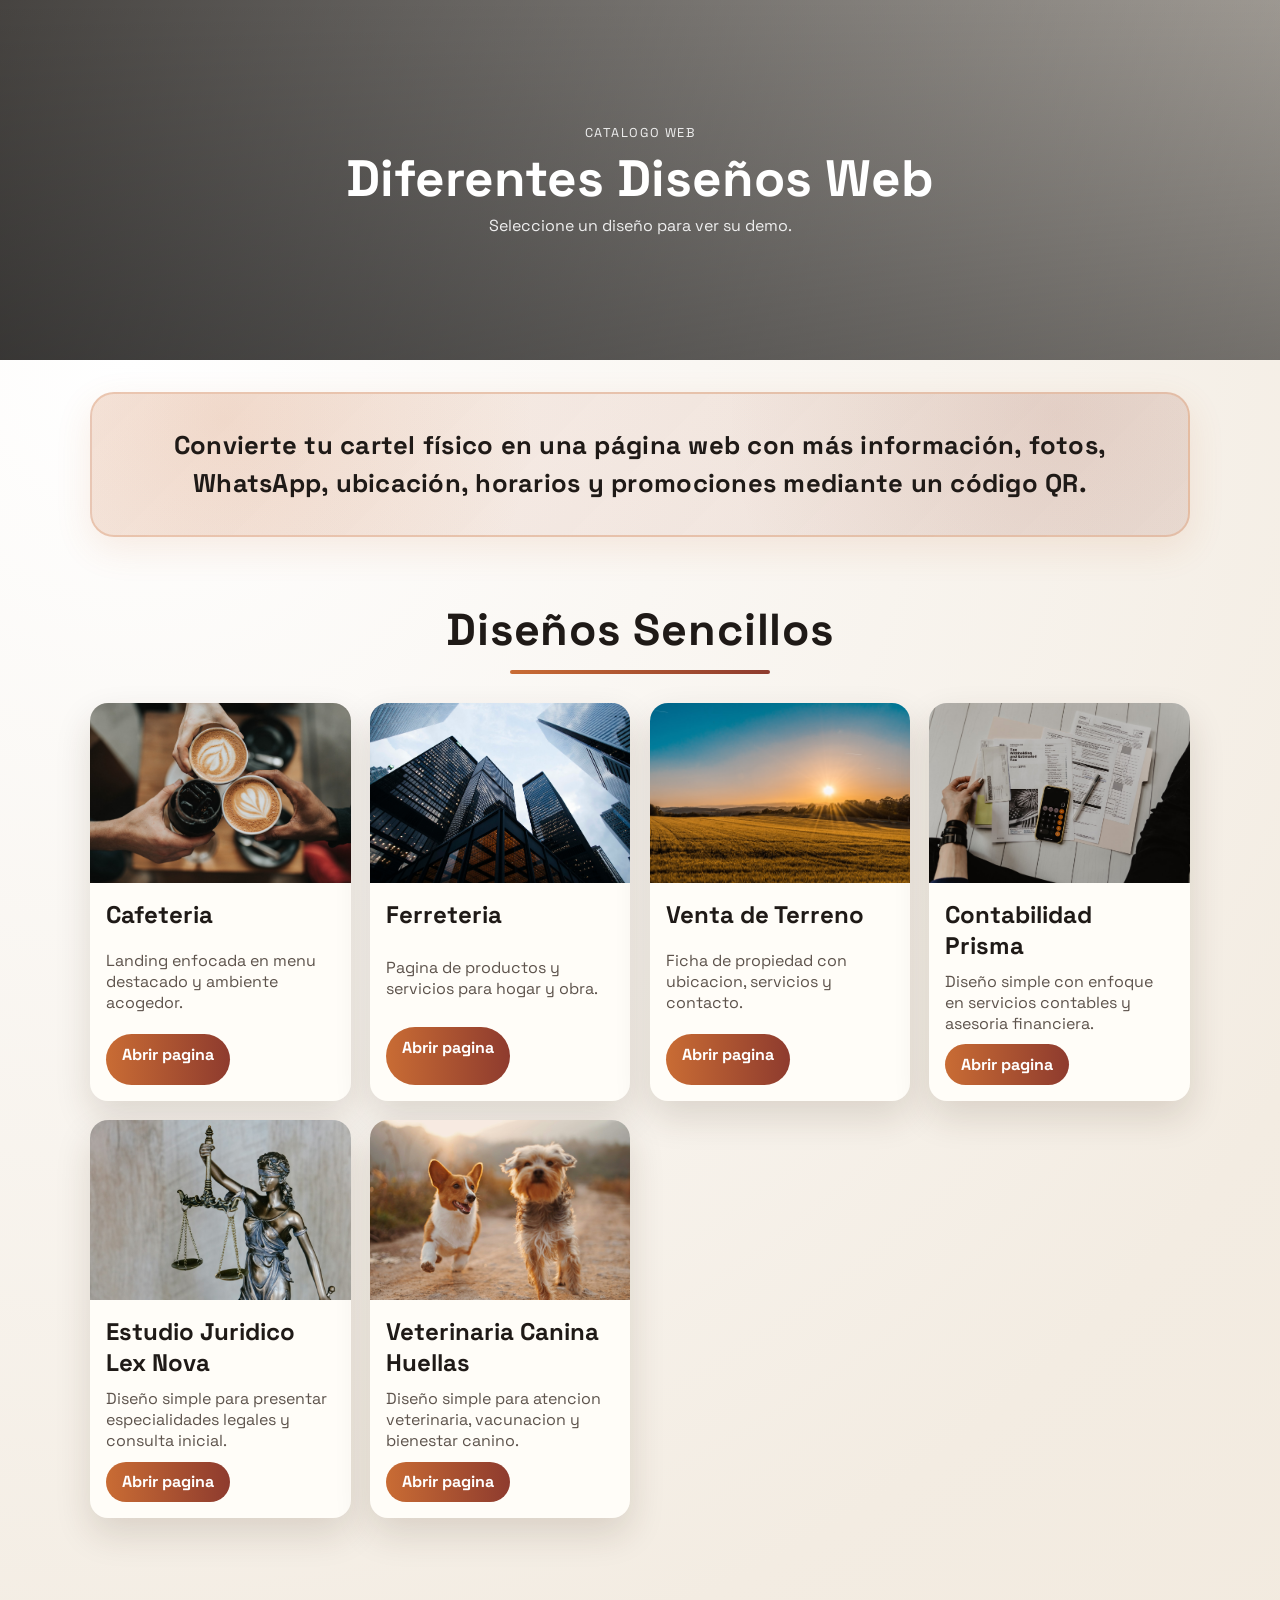
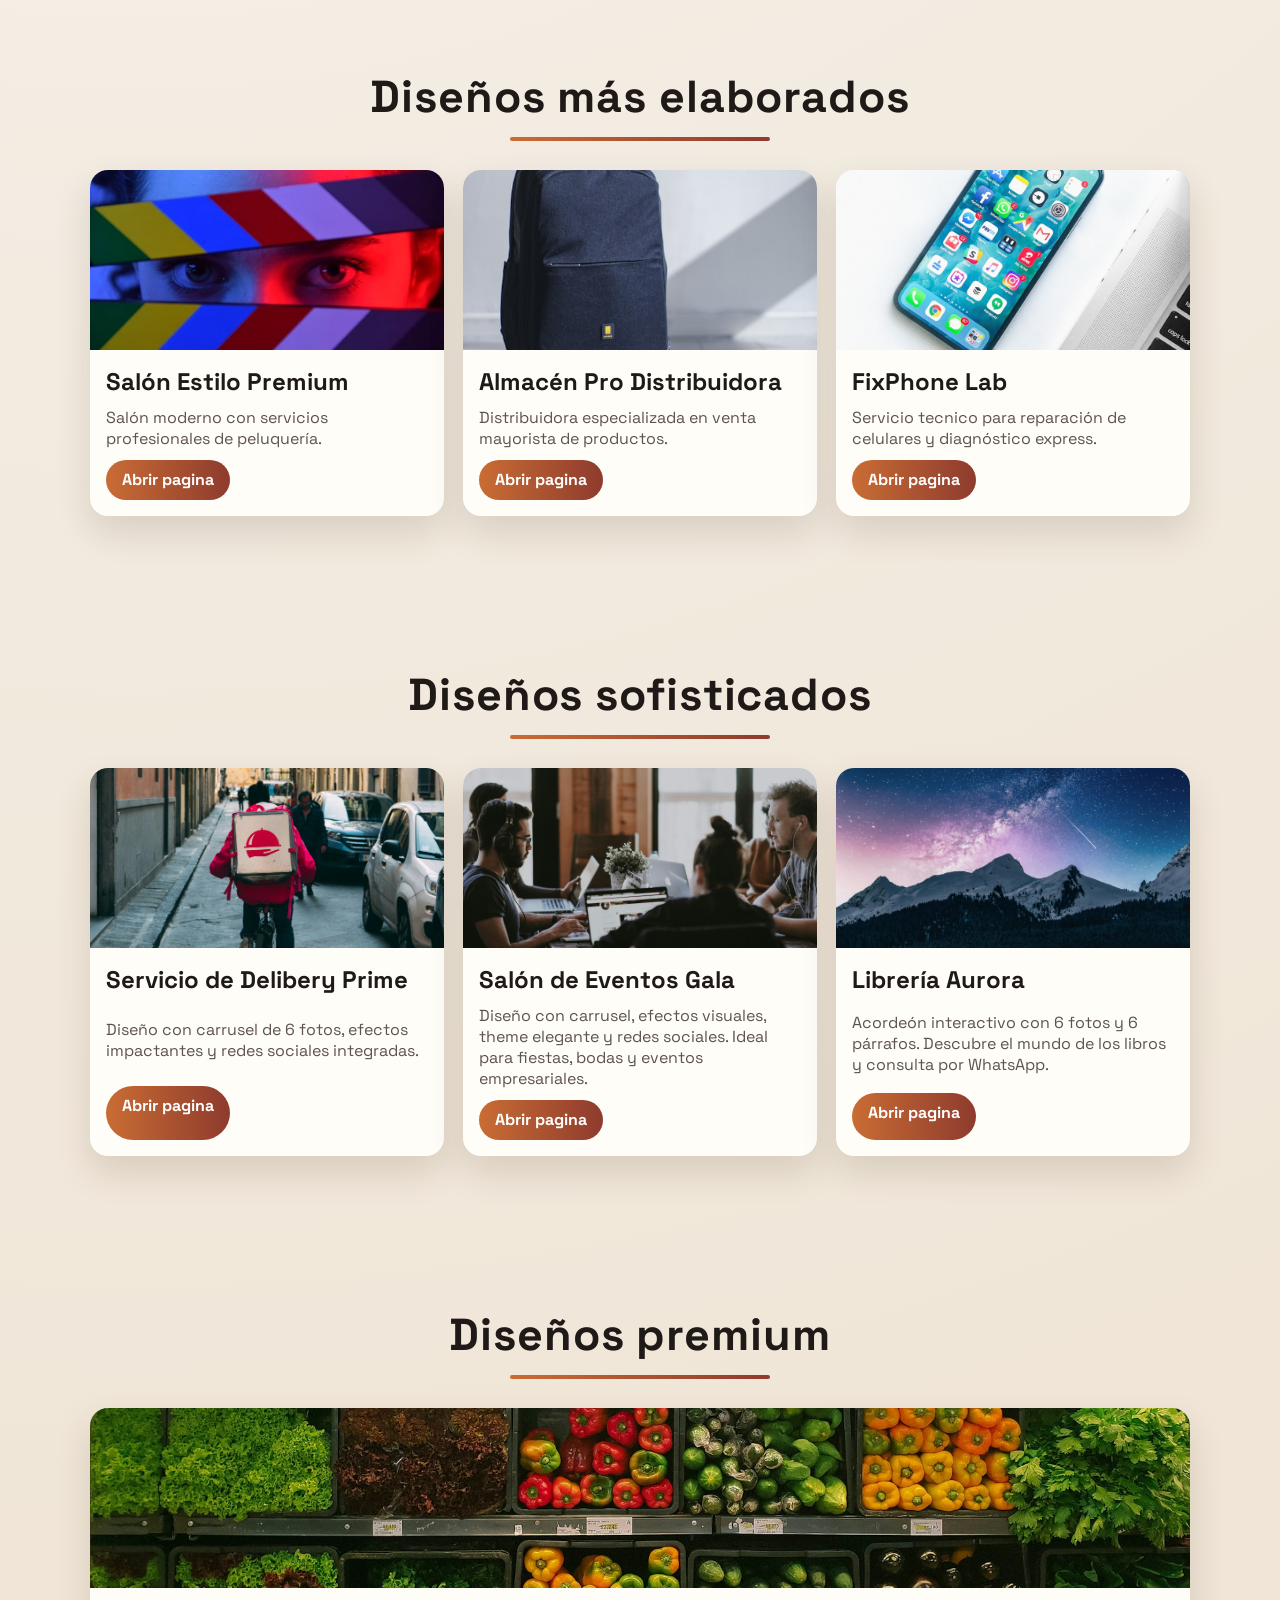
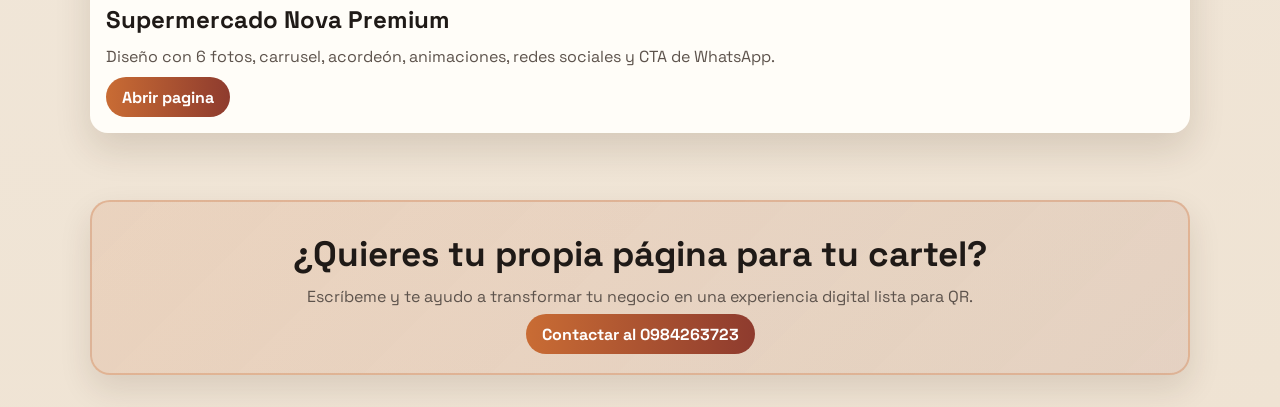
<file: index.html>
<!doctype html>
<html lang="es">
  <head>
    <meta charset="UTF-8" />
    <meta name="viewport" content="width=device-width, initial-scale=1.0" />
    <title>Catalogo de Paginas Estaticas</title>
    <link rel="preconnect" href="https://fonts.googleapis.com" />
    <link rel="preconnect" href="https://fonts.gstatic.com" crossorigin />
    <link
      href="https://fonts.googleapis.com/css2?family=Space+Grotesk:wght@400;500;700&display=swap"
      rel="stylesheet"
    />
    <link rel="stylesheet" href="assets/styles.css" />
  </head>
  <body>
    <header class="hero">
      <div class="hero__overlay"></div>
      <div class="hero__content container">
        <p class="tag">Catalogo Web</p>
        <h1>Diferentes Diseños Web</h1>
        <p>
          Seleccione un diseño para ver su demo.
        </p>
      </div>
    </header>

    <main class="container">
      <section class="value-proposition">
        <div class="value-content">
          <p class="value-text">Convierte tu cartel físico en una página web con más información, fotos, WhatsApp, ubicación, horarios y promociones mediante un código QR.</p>
        </div>
      </section>

      <h2 class="section-title">Diseños Sencillos</h2>

      <section class="catalog" id="catalog">
        <article class="card" data-keywords="cafeteria cafe bebida postres">
          <img
            src="./1/images/cafeteria.jpg"
            alt="Interior de una cafeteria"
            loading="lazy"
          />
          <div class="card__body">
            <h2>Cafeteria</h2>
            <p>Landing enfocada en menu destacado y ambiente acogedor.</p>
            <a class="btn" href="1/index.html">Abrir pagina</a>
          </div>
        </article>

        <article class="card" data-keywords="ferreteria herramientas construccion">
          <img
            src="./2/images/ferreteria.jpg"
            alt="Pasillo con herramientas de ferreteria"
            loading="lazy"
          />
          <div class="card__body">
            <h2>Ferreteria</h2>
            <p>Pagina de productos y servicios para hogar y obra.</p>
            <a class="btn" href="2/index.html">Abrir pagina</a>
          </div>
        </article>

        <article class="card" data-keywords="terreno lote inversion venta">
          <img
            src="./3/images/terreno.jpg"
            alt="Terreno amplio en venta al atardecer"
            loading="lazy"
          />
          <div class="card__body">
            <h2>Venta de Terreno</h2>
            <p>Ficha de propiedad con ubicacion, servicios y contacto.</p>
            <a class="btn" href="3/index.html">Abrir pagina</a>
          </div>
        </article>

        <article class="card" data-keywords="contabilidad impuestos balances asesoria financiera">
          <img
            src="./10/images/contabilidad.jpg"
            alt="Profesional revisando reportes financieros"
            loading="lazy"
          />
          <div class="card__body">
            <h2>Contabilidad Prisma</h2>
            <p>Diseño simple con enfoque en servicios contables y asesoria financiera.</p>
            <a class="btn" href="10/index.html">Abrir pagina</a>
          </div>
        </article>

        <article class="card" data-keywords="estudio juridico abogados derecho civil laboral comercial">
          <img
            src="./11/images/juridico.jpg"
            alt="Balanza de justicia sobre escritorio legal"
            loading="lazy"
          />
          <div class="card__body">
            <h2>Estudio Juridico Lex Nova</h2>
            <p>Diseño simple para presentar especialidades legales y consulta inicial.</p>
            <a class="btn" href="11/index.html">Abrir pagina</a>
          </div>
        </article>

        <article class="card" data-keywords="veterinaria perros clinica canina vacunas urgencias">
          <img
            src="./12/images/veterinaria.jpg"
            alt="Veterinario atendiendo a un perro"
            loading="lazy"
          />
          <div class="card__body">
            <h2>Veterinaria Canina Huellas</h2>
            <p>Diseño simple para atencion veterinaria, vacunacion y bienestar canino.</p>
            <a class="btn" href="12/index.html">Abrir pagina</a>
          </div>
        </article>
      </section>

      <h2 class="section-title mt-5">Diseños más elaborados</h2>

      <section class="catalog" id="catalog-2">
        <article class="card" data-keywords="peluqueria salon barberia cortes">
          <img
            src="./4/images/servicio-1.jpg"
            alt="Salón de peluquería premium"
            loading="lazy"
          />
          <div class="card__body">
            <h2>Salón Estilo Premium</h2>
            <p>Salón moderno con servicios profesionales de peluquería.</p>
            <a class="btn" href="4/index.html">Abrir pagina</a>
          </div>
        </article>

        <article class="card" data-keywords="almacen tienda distribuidor productos">
          <img
            src="./5/images/producto-1.jpg"
            alt="Almacén Pro Distribuidora"
            loading="lazy"
          />
          <div class="card__body">
            <h2>Almacén Pro Distribuidora</h2>
            <p>Distribuidora especializada en venta mayorista de productos.</p>
            <a class="btn" href="5/index.html">Abrir pagina</a>
          </div>
        </article>

        <article class="card" data-keywords="reparacion celulares movil pantalla bateria">
          <img
            src="./6/images/servicio-1.jpg"
            alt="Reparación de celulares FixPhone Lab"
            loading="lazy"
          />
          <div class="card__body">
            <h2>FixPhone Lab</h2>
            <p>Servicio tecnico para reparación de celulares y diagnóstico express.</p>
            <a class="btn" href="6/index.html">Abrir pagina</a>
          </div>
        </article>
      </section>

      <h2 class="section-title mt-5">Diseños sofisticados</h2>

      <section class="catalog" id="catalog-3">
        <article class="card" data-keywords="delivery delibery logistica reparto envios">
          <img
            src="./7/images/delivery-1.jpg"
            alt="Servicio de delibery premium"
            loading="lazy"
          />
          <div class="card__body">
            <h2>Servicio de Delibery Prime</h2>
            <p>Diseño con carrusel de 6 fotos, efectos impactantes y redes sociales integradas.</p>
            <a class="btn" href="7/index.html">Abrir pagina</a>
          </div>
        </article>
          <article class="card" data-keywords="salon eventos fiesta gala celebracion conferencias">
            <img
              src="./8/images/evento-1.jpg"
              alt="Gente disfrutando en una fiesta de salón de eventos"
              loading="lazy"
            />
            <div class="card__body">
              <h2>Salón de Eventos Gala</h2>
              <p>Diseño con carrusel, efectos visuales, theme elegante y redes sociales. Ideal para fiestas, bodas y eventos empresariales.</p>
              <a class="btn" href="8/index.html">Abrir pagina</a>
            </div>
          </article>
        <article class="card" data-keywords="libreria libros lectura cultura niños aventuras">
          <img
            src="./9/images/libro-1.jpg"
            alt="Estantería de libros en la librería"
            loading="lazy"
          />
          <div class="card__body">
            <h2>Librería Aurora</h2>
            <p>Acordeón interactivo con 6 fotos y 6 párrafos. Descubre el mundo de los libros y consulta por WhatsApp.</p>
            <a class="btn" href="9/index.html">Abrir pagina</a>
          </div>
        </article>
      </section>

      <h2 class="section-title mt-5">Diseños premium</h2>

      <section class="catalog" id="catalog-4">
        <article class="card" data-keywords="supermercado premium tailwind ofertas carrito frescos">
          <img
            src="./13/images/super-1.jpg"
            alt="Pasillo moderno de supermercado premium"
            loading="lazy"
          />
          <div class="card__body">
            <h2>Supermercado Nova Premium</h2>
            <p>Diseño con 6 fotos, carrusel, acordeón, animaciones, redes sociales y CTA de WhatsApp.</p>
            <a class="btn" href="13/index.html">Abrir pagina</a>
          </div>
        </article>
      </section>

      <section class="final-cta">
        <h2>¿Quieres tu propia página para tu cartel?</h2>
        <p>Escríbeme y te ayudo a transformar tu negocio en una experiencia digital lista para QR.</p>
        <a
          class="btn"
          href="https://api.whatsapp.com/send?phone=0984263723&text=Hola,%20quiero%20mi%20pagina%20web%20para%20codigo%20QR"
          target="_blank"
          rel="noopener noreferrer"
        >
          Contactar al 0984263723
        </a>
      </section>

      <p id="emptyState" class="empty" hidden>No hay resultados para esa busqueda.</p>
    </main>

    <script src="assets/main.js"></script>
  </body>
</html>
</file>
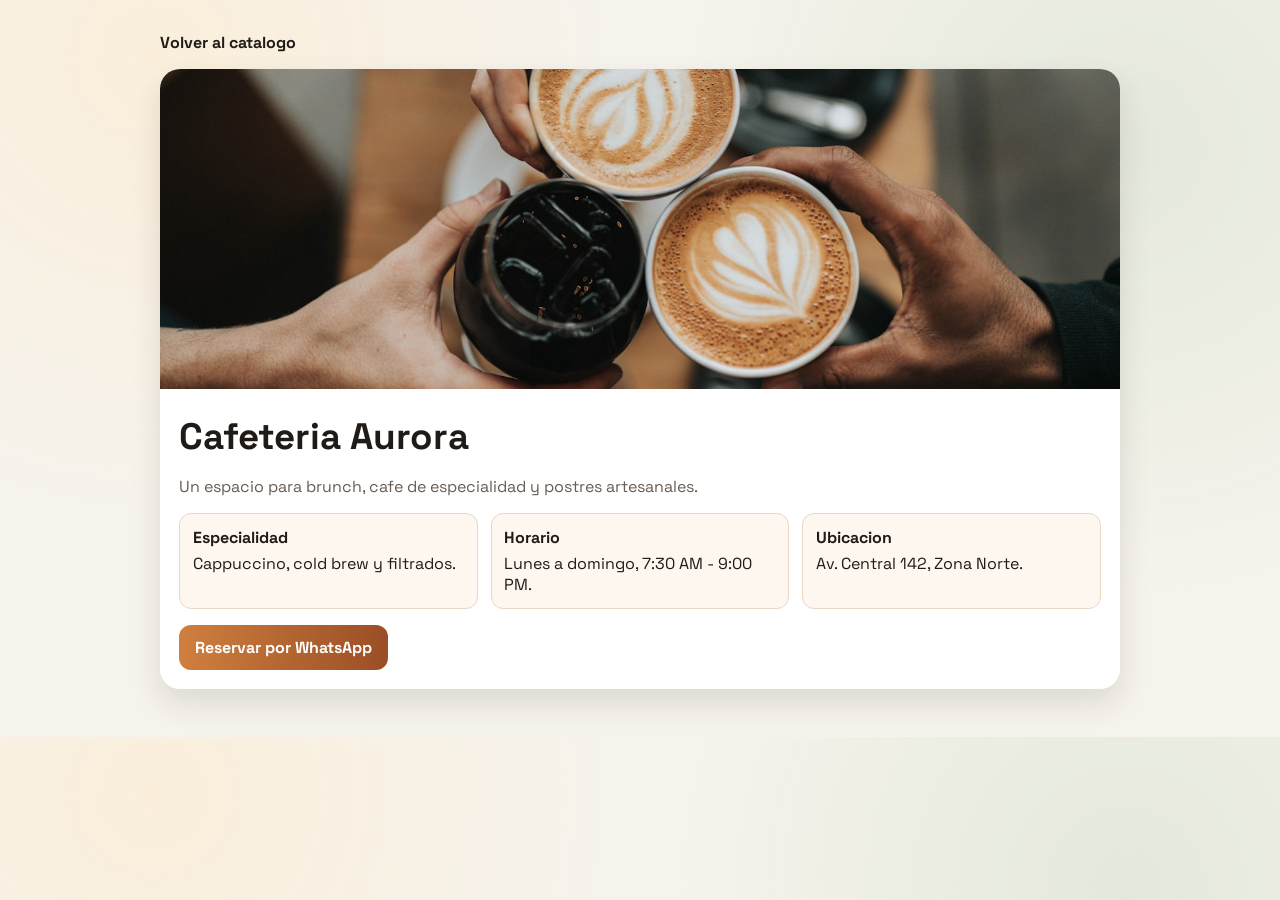
<file: 1/index.html>
<!doctype html>
<html lang="es">
  <head>
    <meta charset="UTF-8" />
    <meta name="viewport" content="width=device-width, initial-scale=1.0" />
    <title>Cafeteria Aurora</title>
    <link rel="preconnect" href="https://fonts.googleapis.com" />
    <link rel="preconnect" href="https://fonts.gstatic.com" crossorigin />
    <link
      href="https://fonts.googleapis.com/css2?family=Space+Grotesk:wght@400;500;700&display=swap"
      rel="stylesheet"
    />
    <link rel="stylesheet" href="./assets/page.css" />
  </head>
  <body>
    <main class="page">
      <a class="back" href="../index.html">Volver al catalogo</a>

      <section class="hero">
        <img
          src="./images/cafeteria.jpg"
          alt="Cafeteria con granos de cafe y bebida"
        />
        <div class="content">
          <h1>Cafeteria Aurora</h1>
          <p>
            Un espacio para brunch, cafe de especialidad y postres artesanales.
          </p>

          <div class="grid">
            <div class="item">
              <strong>Especialidad</strong>
              Cappuccino, cold brew y filtrados.
            </div>
            <div class="item">
              <strong>Horario</strong>
              Lunes a domingo, 7:30 AM - 9:00 PM.
            </div>
            <div class="item">
              <strong>Ubicacion</strong>
              Av. Central 142, Zona Norte.
            </div>
          </div>

          <a
            class="cta"
            href="https://api.whatsapp.com/send?phone=0984263723&text=Hola,%20quiero%20reservar%20una%20mesa%20en%20Cafeteria%20Aurora"
            target="_blank"
            rel="noopener noreferrer"
          >
            Reservar por WhatsApp
          </a>
        </div>
      </section>
    </main>

    <script src="./assets/page.js"></script>
  </body>
</html>
</file>
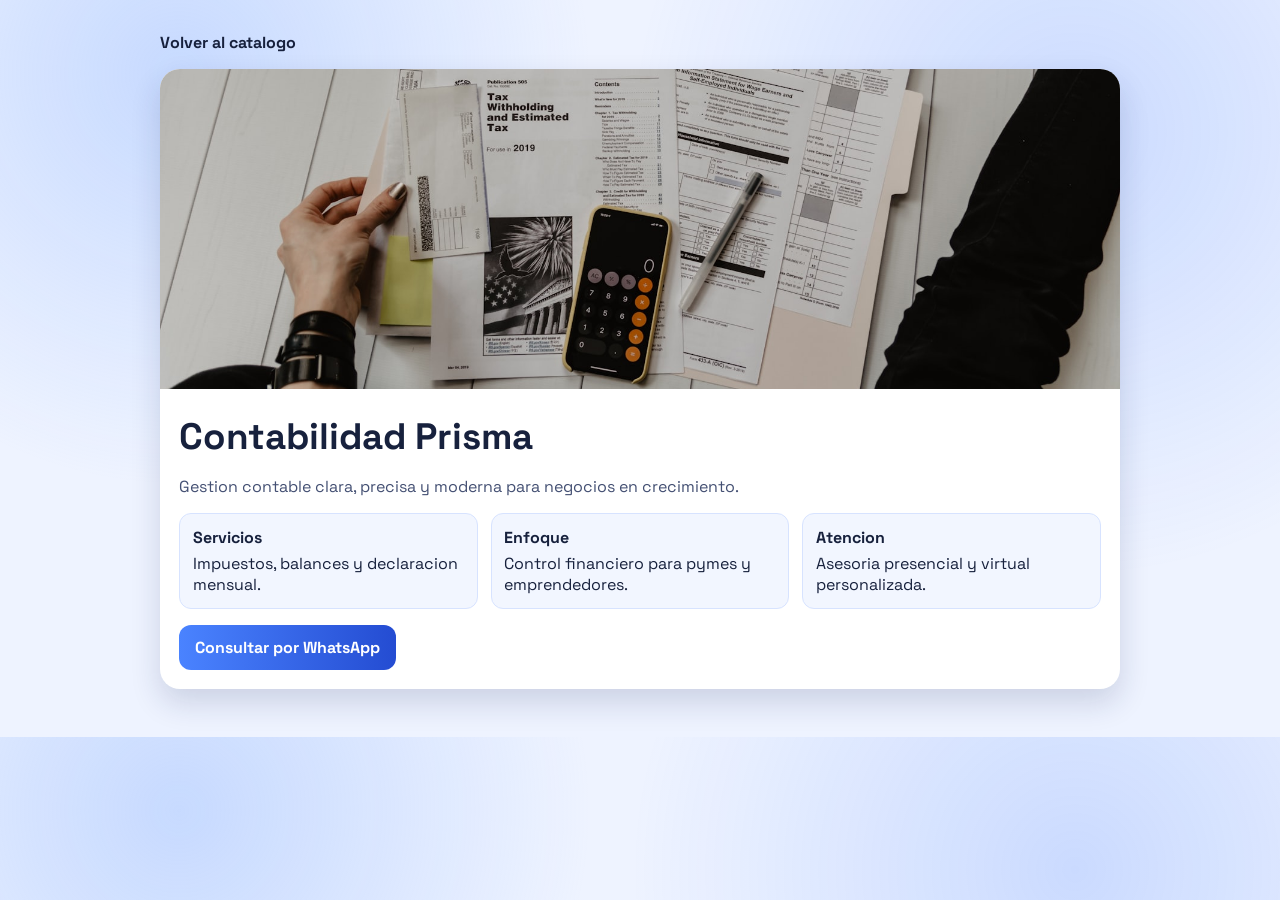
<file: 10/index.html>
<!doctype html>
<html lang="es">
  <head>
    <meta charset="UTF-8" />
    <meta name="viewport" content="width=device-width, initial-scale=1.0" />
    <title>Contabilidad Prisma</title>
    <link rel="preconnect" href="https://fonts.googleapis.com" />
    <link rel="preconnect" href="https://fonts.gstatic.com" crossorigin />
    <link
      href="https://fonts.googleapis.com/css2?family=Space+Grotesk:wght@400;500;700&display=swap"
      rel="stylesheet"
    />
    <link rel="stylesheet" href="./assets/page.css" />
  </head>
  <body>
    <main class="page">
      <a class="back" href="../index.html">Volver al catalogo</a>

      <section class="hero">
        <img
          src="./images/contabilidad.jpg"
          alt="Profesional revisando reportes financieros"
        />
        <div class="content">
          <h1>Contabilidad Prisma</h1>
          <p>
            Gestion contable clara, precisa y moderna para negocios en crecimiento.
          </p>

          <div class="grid">
            <div class="item">
              <strong>Servicios</strong>
              Impuestos, balances y declaracion mensual.
            </div>
            <div class="item">
              <strong>Enfoque</strong>
              Control financiero para pymes y emprendedores.
            </div>
            <div class="item">
              <strong>Atencion</strong>
              Asesoria presencial y virtual personalizada.
            </div>
          </div>

          <a
            class="cta"
            href="https://api.whatsapp.com/send?phone=0984263723&text=Hola,%20quiero%20asesoria%20contable%20en%20Contabilidad%20Prisma"
            target="_blank"
            rel="noopener noreferrer"
          >
            Consultar por WhatsApp
          </a>
        </div>
      </section>
    </main>

    <script src="./assets/page.js"></script>
  </body>
</html>
</file>
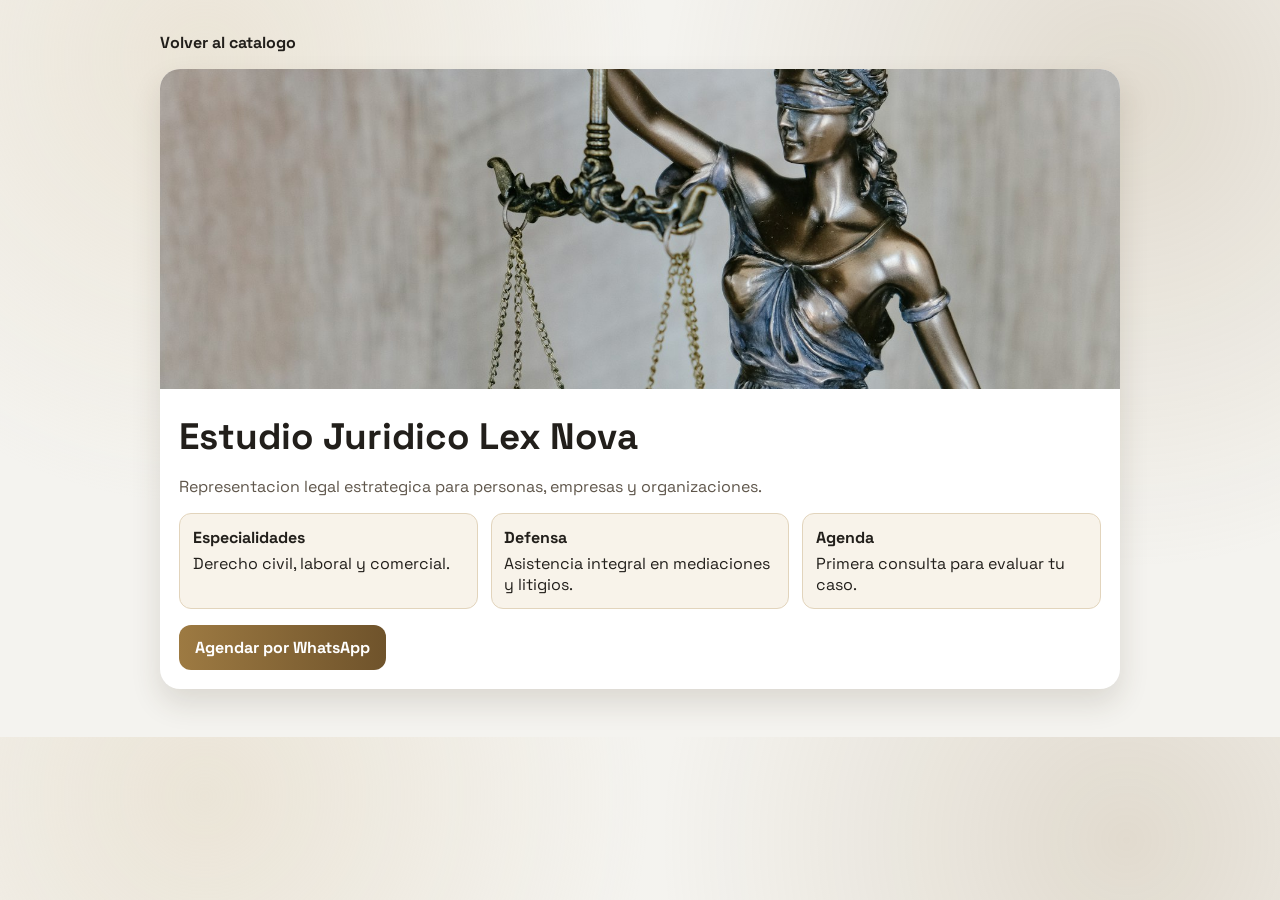
<file: 11/index.html>
<!doctype html>
<html lang="es">
  <head>
    <meta charset="UTF-8" />
    <meta name="viewport" content="width=device-width, initial-scale=1.0" />
    <title>Estudio Juridico Lex Nova</title>
    <link rel="preconnect" href="https://fonts.googleapis.com" />
    <link rel="preconnect" href="https://fonts.gstatic.com" crossorigin />
    <link
      href="https://fonts.googleapis.com/css2?family=Space+Grotesk:wght@400;500;700&display=swap"
      rel="stylesheet"
    />
    <link rel="stylesheet" href="./assets/page.css" />
  </head>
  <body>
    <main class="page">
      <a class="back" href="../index.html">Volver al catalogo</a>

      <section class="hero">
        <img
          src="./images/juridico.jpg"
          alt="Balanza de justicia sobre escritorio legal"
        />
        <div class="content">
          <h1>Estudio Juridico Lex Nova</h1>
          <p>
            Representacion legal estrategica para personas, empresas y organizaciones.
          </p>

          <div class="grid">
            <div class="item">
              <strong>Especialidades</strong>
              Derecho civil, laboral y comercial.
            </div>
            <div class="item">
              <strong>Defensa</strong>
              Asistencia integral en mediaciones y litigios.
            </div>
            <div class="item">
              <strong>Agenda</strong>
              Primera consulta para evaluar tu caso.
            </div>
          </div>

          <a
            class="cta"
            href="https://api.whatsapp.com/send?phone=0984263723&text=Hola,%20quiero%20agendar%20consulta%20en%20Estudio%20Juridico%20Lex%20Nova"
            target="_blank"
            rel="noopener noreferrer"
          >
            Agendar por WhatsApp
          </a>
        </div>
      </section>
    </main>

    <script src="./assets/page.js"></script>
  </body>
</html>
</file>
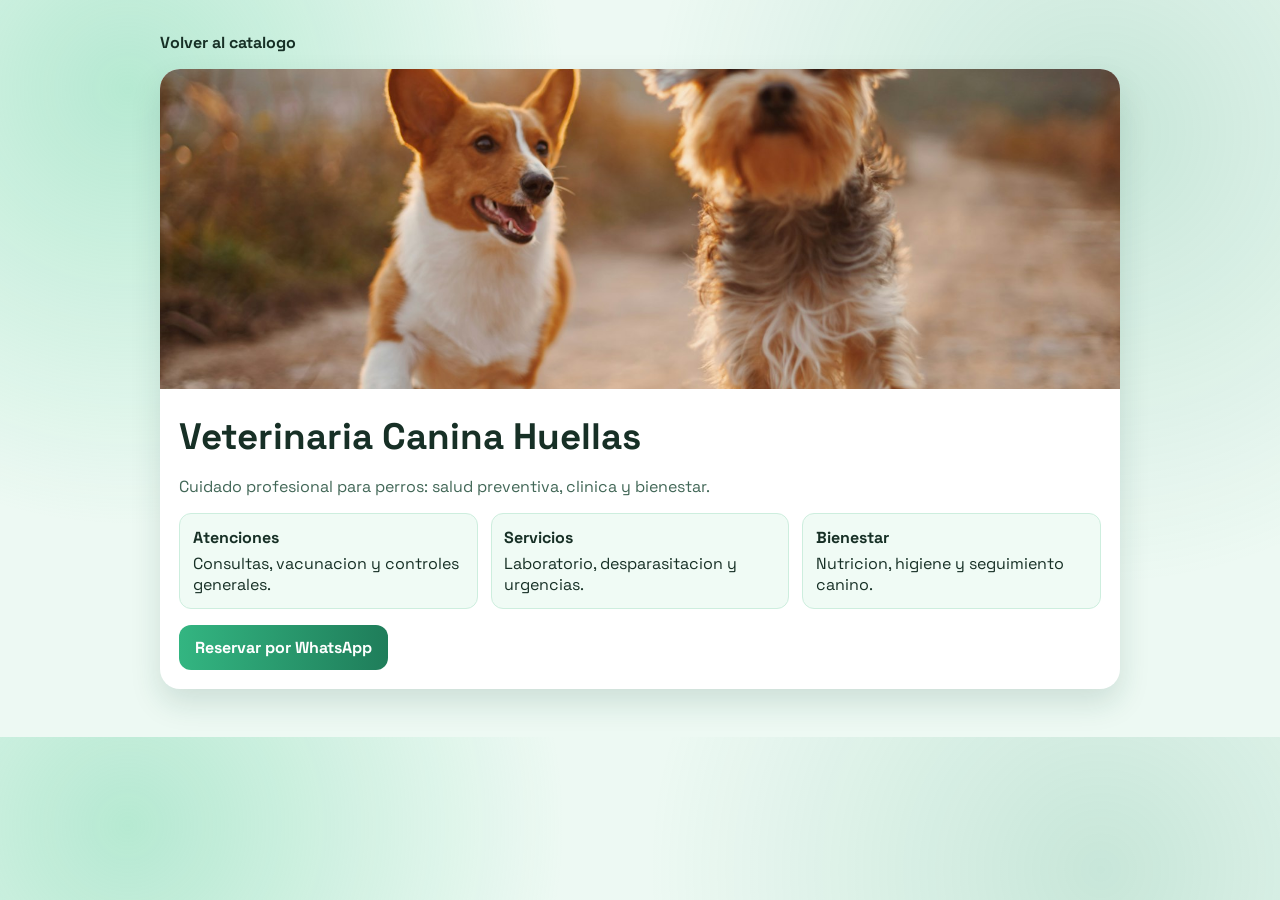
<file: 12/index.html>
<!doctype html>
<html lang="es">
  <head>
    <meta charset="UTF-8" />
    <meta name="viewport" content="width=device-width, initial-scale=1.0" />
    <title>Veterinaria Canina Huellas</title>
    <link rel="preconnect" href="https://fonts.googleapis.com" />
    <link rel="preconnect" href="https://fonts.gstatic.com" crossorigin />
    <link
      href="https://fonts.googleapis.com/css2?family=Space+Grotesk:wght@400;500;700&display=swap"
      rel="stylesheet"
    />
    <link rel="stylesheet" href="./assets/page.css" />
  </head>
  <body>
    <main class="page">
      <a class="back" href="../index.html">Volver al catalogo</a>

      <section class="hero">
        <img
          src="./images/veterinaria.jpg"
          alt="Veterinario atendiendo a un perro"
        />
        <div class="content">
          <h1>Veterinaria Canina Huellas</h1>
          <p>
            Cuidado profesional para perros: salud preventiva, clinica y bienestar.
          </p>

          <div class="grid">
            <div class="item">
              <strong>Atenciones</strong>
              Consultas, vacunacion y controles generales.
            </div>
            <div class="item">
              <strong>Servicios</strong>
              Laboratorio, desparasitacion y urgencias.
            </div>
            <div class="item">
              <strong>Bienestar</strong>
              Nutricion, higiene y seguimiento canino.
            </div>
          </div>

          <a
            class="cta"
            href="https://api.whatsapp.com/send?phone=0984263723&text=Hola,%20quiero%20agendar%20consulta%20en%20Veterinaria%20Canina%20Huellas"
            target="_blank"
            rel="noopener noreferrer"
          >
            Reservar por WhatsApp
          </a>
        </div>
      </section>
    </main>

    <script src="./assets/page.js"></script>
  </body>
</html>
</file>
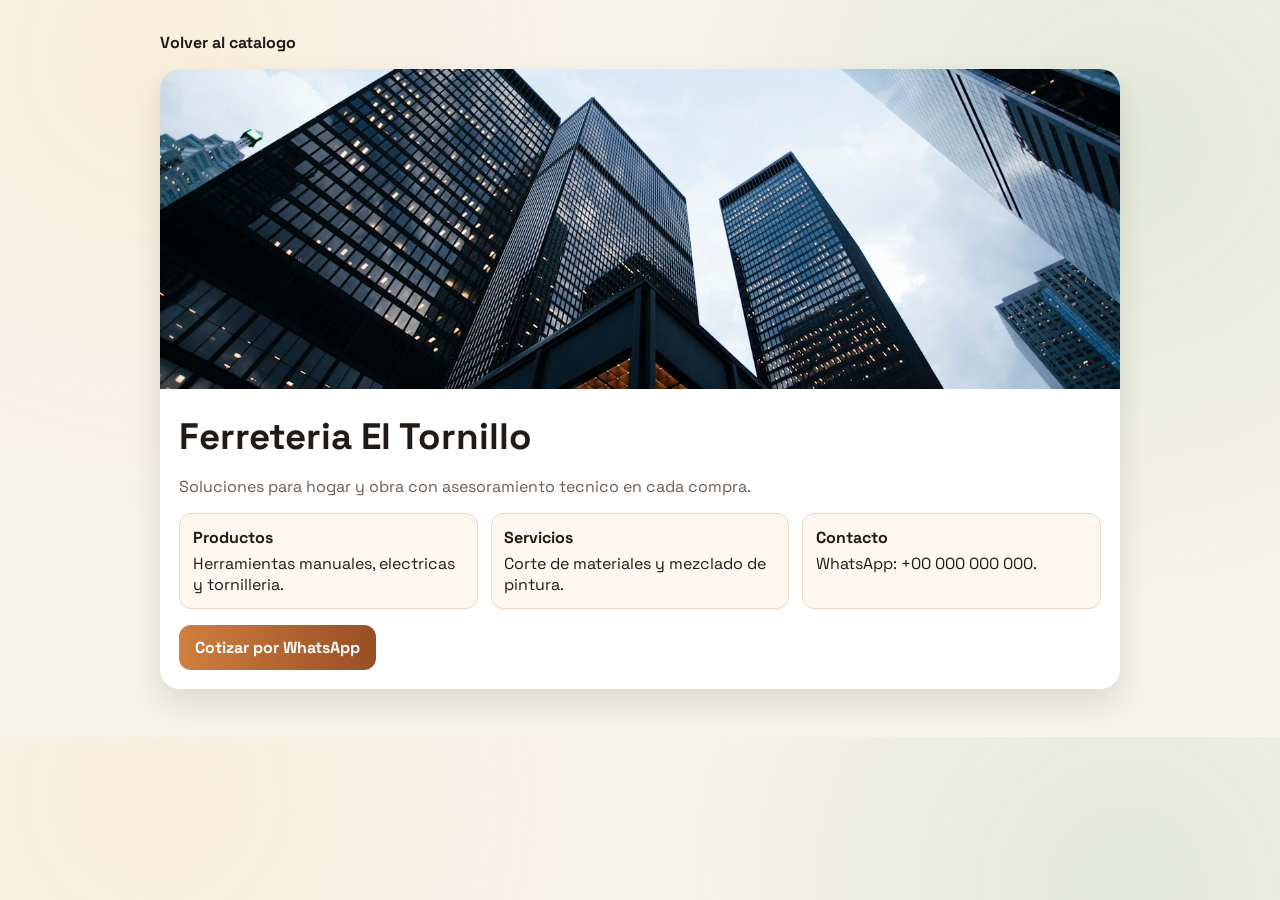
<file: 2/index.html>
<!doctype html>
<html lang="es">
  <head>
    <meta charset="UTF-8" />
    <meta name="viewport" content="width=device-width, initial-scale=1.0" />
    <title>Ferreteria El Tornillo</title>
    <link rel="preconnect" href="https://fonts.googleapis.com" />
    <link rel="preconnect" href="https://fonts.gstatic.com" crossorigin />
    <link
      href="https://fonts.googleapis.com/css2?family=Space+Grotesk:wght@400;500;700&display=swap"
      rel="stylesheet"
    />
    <link rel="stylesheet" href="./assets/page.css" />
  </head>
  <body>
    <main class="page">
      <a class="back" href="../index.html">Volver al catalogo</a>

      <section class="hero">
        <img
          src="./images/ferreteria.jpg"
          alt="Herramientas de ferreteria sobre una mesa"
        />
        <div class="content">
          <h1>Ferreteria El Tornillo</h1>
          <p>
            Soluciones para hogar y obra con asesoramiento tecnico en cada compra.
          </p>

          <div class="grid">
            <div class="item">
              <strong>Productos</strong>
              Herramientas manuales, electricas y tornilleria.
            </div>
            <div class="item">
              <strong>Servicios</strong>
              Corte de materiales y mezclado de pintura.
            </div>
            <div class="item">
              <strong>Contacto</strong>
              WhatsApp: +00 000 000 000.
            </div>
          </div>

          <a
            class="cta"
            href="https://api.whatsapp.com/send?phone=0984263723&text=Hola,%20quiero%20solicitar%20una%20cotizacion%20en%20Ferreteria%20El%20Tornillo"
            target="_blank"
            rel="noopener noreferrer"
          >
            Cotizar por WhatsApp
          </a>
        </div>
      </section>
    </main>

    <script src="./assets/page.js"></script>
  </body>
</html>
</file>
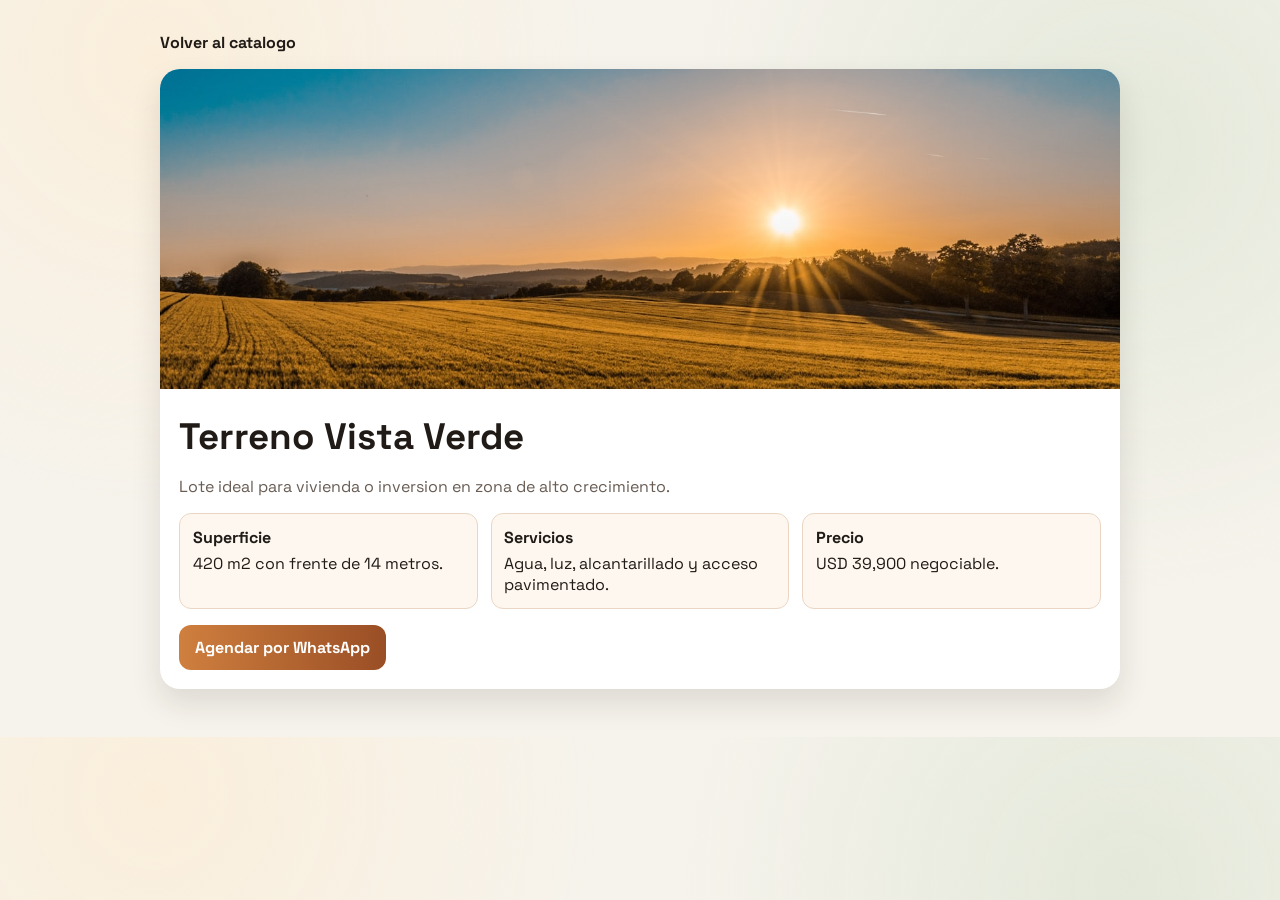
<file: 3/index.html>
<!doctype html>
<html lang="es">
  <head>
    <meta charset="UTF-8" />
    <meta name="viewport" content="width=device-width, initial-scale=1.0" />
    <title>Terreno Vista Verde</title>
    <link rel="preconnect" href="https://fonts.googleapis.com" />
    <link rel="preconnect" href="https://fonts.gstatic.com" crossorigin />
    <link
      href="https://fonts.googleapis.com/css2?family=Space+Grotesk:wght@400;500;700&display=swap"
      rel="stylesheet"
    />
    <link rel="stylesheet" href="./assets/page.css" />
  </head>
  <body>
    <main class="page">
      <a class="back" href="../index.html">Volver al catalogo</a>

      <section class="hero">
        <img
          src="./images/terreno.jpg"
          alt="Terreno en zona residencial"
        />
        <div class="content">
          <h1>Terreno Vista Verde</h1>
          <p>
            Lote ideal para vivienda o inversion en zona de alto crecimiento.
          </p>

          <div class="grid">
            <div class="item">
              <strong>Superficie</strong>
              420 m2 con frente de 14 metros.
            </div>
            <div class="item">
              <strong>Servicios</strong>
              Agua, luz, alcantarillado y acceso pavimentado.
            </div>
            <div class="item">
              <strong>Precio</strong>
              USD 39,900 negociable.
            </div>
          </div>

          <a
            class="cta"
            href="https://api.whatsapp.com/send?phone=0984263723&text=Hola,%20quiero%20agendar%20una%20visita%20al%20Terreno%20Vista%20Verde"
            target="_blank"
            rel="noopener noreferrer"
          >
            Agendar por WhatsApp
          </a>
        </div>
      </section>
    </main>

    <script src="./assets/page.js"></script>
  </body>
</html>
</file>
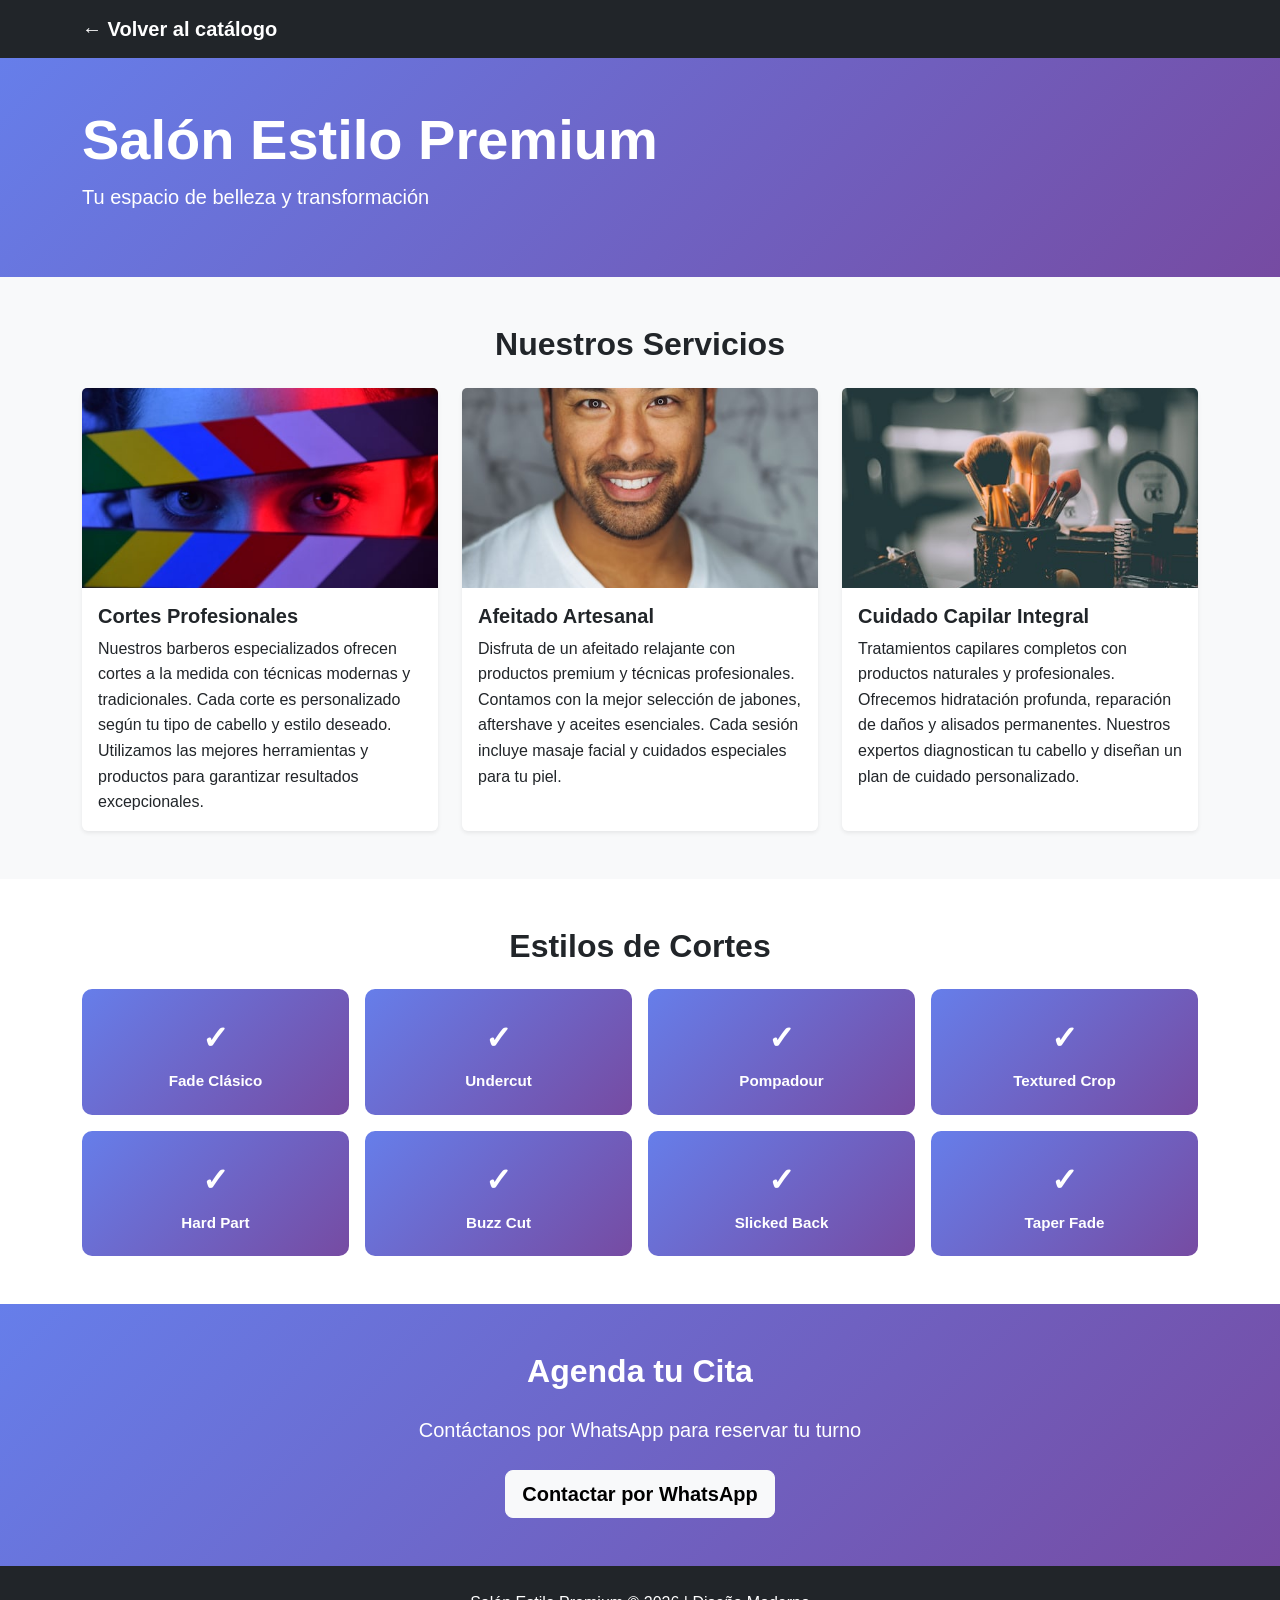
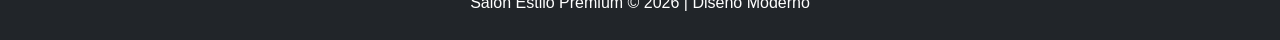
<file: 4/index.html>
<!DOCTYPE html>
<html lang="es">
  <head>
    <meta charset="UTF-8" />
    <meta name="viewport" content="width=device-width, initial-scale=1.0" />
    <title>Salon Estilo Premium</title>
    <link
      href="https://cdn.jsdelivr.net/npm/bootstrap@5.3.0/dist/css/bootstrap.min.css"
      rel="stylesheet"
    />
    <link rel="stylesheet" href="./assets/style.css" />
  </head>
  <body>
    <nav class="navbar navbar-expand-lg navbar-dark bg-dark sticky-top">
      <div class="container">
        <a class="navbar-brand fw-bold" href="../index.html">← Volver al catálogo</a>
      </div>
    </nav>

    <header class="bg-primary text-white py-5">
      <div class="container">
        <h1 class="display-4 fw-bold">Salón Estilo Premium</h1>
        <p class="lead">Tu espacio de belleza y transformación</p>
      </div>
    </header>

    <section class="py-5 bg-light">
      <div class="container">
        <h2 class="text-center mb-4 fw-bold">Nuestros Servicios</h2>
        <div class="row g-4">
          <div class="col-md-6 col-lg-4">
            <div class="card h-100 shadow-sm border-0">
              <img
                src="./images/servicio-1.jpg"
                class="card-img-top"
                alt="Cortes de cabello"
              />
              <div class="card-body">
                <h5 class="card-title fw-bold">Cortes Profesionales</h5>
                <p class="card-text">
                  Nuestros barberos especializados ofrecen cortes a la medida con
                  técnicas modernas y tradicionales. Cada corte es personalizado
                  según tu tipo de cabello y estilo deseado. Utilizamos las mejores
                  herramientas y productos para garantizar resultados excepcionales.
                </p>
              </div>
            </div>
          </div>

          <div class="col-md-6 col-lg-4">
            <div class="card h-100 shadow-sm border-0">
              <img
                src="./images/servicio-2.jpg"
                class="card-img-top"
                alt="Afeitado artesanal"
              />
              <div class="card-body">
                <h5 class="card-title fw-bold">Afeitado Artesanal</h5>
                <p class="card-text">
                  Disfruta de un afeitado relajante con productos premium y técnicas
                  profesionales. Contamos con la mejor selección de jabones, aftershave
                  y aceites esenciales. Cada sesión incluye masaje facial y cuidados
                  especiales para tu piel.
                </p>
              </div>
            </div>
          </div>

          <div class="col-md-6 col-lg-4">
            <div class="card h-100 shadow-sm border-0">
              <img
                src="./images/servicio-3.jpg"
                class="card-img-top"
                alt="Cuidado capilar"
              />
              <div class="card-body">
                <h5 class="card-title fw-bold">Cuidado Capilar Integral</h5>
                <p class="card-text">
                  Tratamientos capilares completos con productos naturales y
                  profesionales. Ofrecemos hidratación profunda, reparación de daños
                  y alisados permanentes. Nuestros expertos diagnostican tu cabello
                  y diseñan un plan de cuidado personalizado.
                </p>
              </div>
            </div>
          </div>
        </div>
      </div>
    </section>

    <section class="py-5">
      <div class="container">
        <h2 class="text-center mb-4 fw-bold">Estilos de Cortes</h2>
        <div class="row g-3">
          <div class="col-sm-6 col-md-3">
            <div class="style-badge">
              <div class="badge-icon">✓</div>
              <h6>Fade Clásico</h6>
            </div>
          </div>
          <div class="col-sm-6 col-md-3">
            <div class="style-badge">
              <div class="badge-icon">✓</div>
              <h6>Undercut</h6>
            </div>
          </div>
          <div class="col-sm-6 col-md-3">
            <div class="style-badge">
              <div class="badge-icon">✓</div>
              <h6>Pompadour</h6>
            </div>
          </div>
          <div class="col-sm-6 col-md-3">
            <div class="style-badge">
              <div class="badge-icon">✓</div>
              <h6>Textured Crop</h6>
            </div>
          </div>
          <div class="col-sm-6 col-md-3">
            <div class="style-badge">
              <div class="badge-icon">✓</div>
              <h6>Hard Part</h6>
            </div>
          </div>
          <div class="col-sm-6 col-md-3">
            <div class="style-badge">
              <div class="badge-icon">✓</div>
              <h6>Buzz Cut</h6>
            </div>
          </div>
          <div class="col-sm-6 col-md-3">
            <div class="style-badge">
              <div class="badge-icon">✓</div>
              <h6>Slicked Back</h6>
            </div>
          </div>
          <div class="col-sm-6 col-md-3">
            <div class="style-badge">
              <div class="badge-icon">✓</div>
              <h6>Taper Fade</h6>
            </div>
          </div>
        </div>
      </div>
    </section>

    <section class="py-5 bg-primary text-white text-center">
      <div class="container">
        <h2 class="mb-4 fw-bold">Agenda tu Cita</h2>
        <p class="lead mb-4">Contáctanos por WhatsApp para reservar tu turno</p>
        <a
          href="https://api.whatsapp.com/send?phone=0984263723&text=Hola,%20quiero%20agendar%20una%20cita%20en%20Salon%20Estilo%20Premium"
          target="_blank"
          rel="noopener noreferrer"
          class="btn btn-light btn-lg fw-bold"
        >
          Contactar por WhatsApp
        </a>
      </div>
    </section>

    <footer class="bg-dark text-white py-4 text-center">
      <div class="container">
        <p class="mb-0">Salón Estilo Premium © 2026 | Diseño Moderno</p>
      </div>
    </footer>

    <script src="https://cdn.jsdelivr.net/npm/bootstrap@5.3.0/dist/js/bootstrap.bundle.min.js"></script>
    <script src="./assets/script.js"></script>
  </body>
</html>
</file>
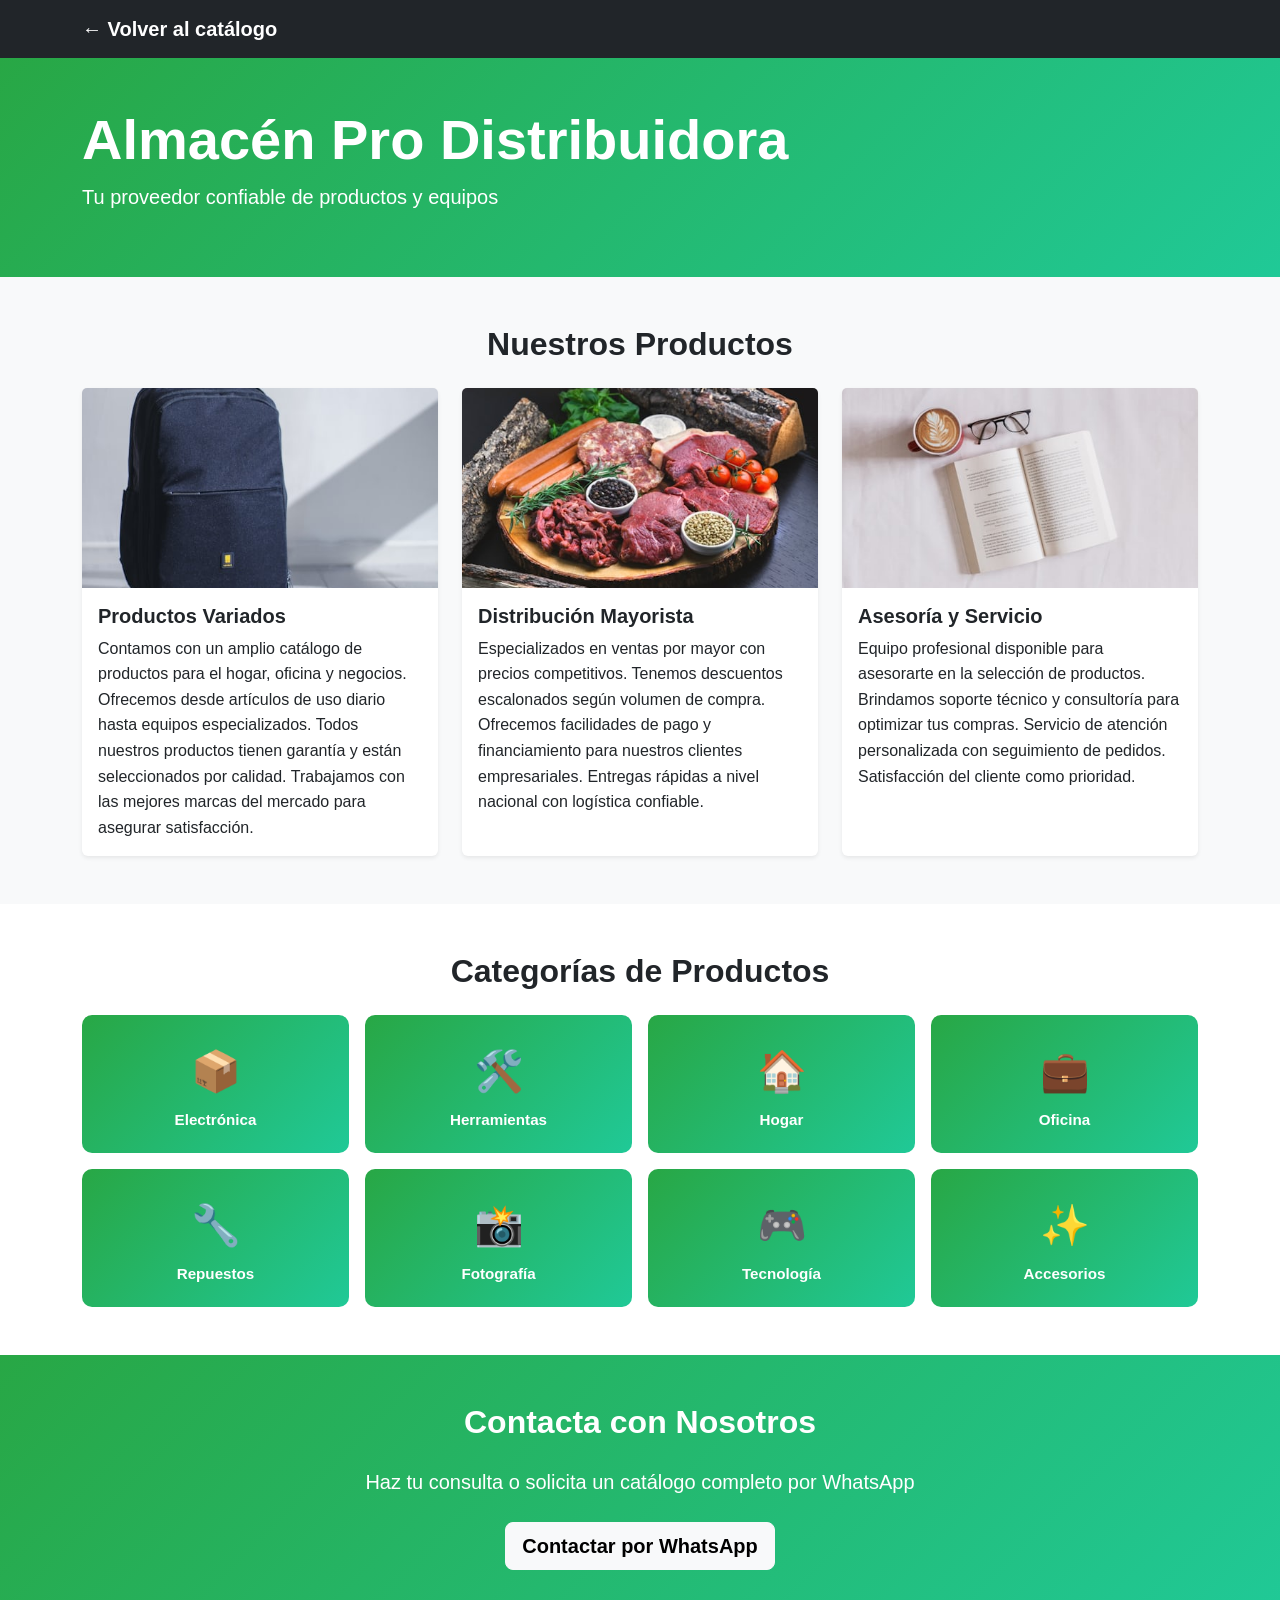
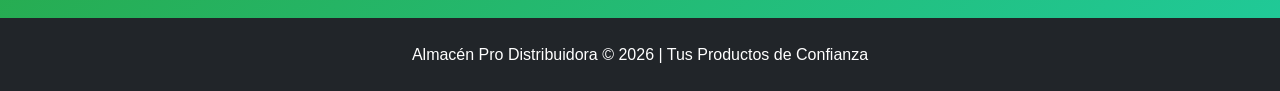
<file: 5/index.html>
<!DOCTYPE html>
<html lang="es">
  <head>
    <meta charset="UTF-8" />
    <meta name="viewport" content="width=device-width, initial-scale=1.0" />
    <title>Almacén Pro Distribuidora</title>
    <link
      href="https://cdn.jsdelivr.net/npm/bootstrap@5.3.0/dist/css/bootstrap.min.css"
      rel="stylesheet"
    />
    <link rel="stylesheet" href="./assets/style.css" />
  </head>
  <body>
    <nav class="navbar navbar-expand-lg navbar-dark bg-dark sticky-top">
      <div class="container">
        <a class="navbar-brand fw-bold" href="../index.html">← Volver al catálogo</a>
      </div>
    </nav>

    <header class="bg-success text-white py-5">
      <div class="container">
        <h1 class="display-4 fw-bold">Almacén Pro Distribuidora</h1>
        <p class="lead">Tu proveedor confiable de productos y equipos</p>
      </div>
    </header>

    <section class="py-5 bg-light">
      <div class="container">
        <h2 class="text-center mb-4 fw-bold">Nuestros Productos</h2>
        <div class="row g-4">
          <div class="col-md-6 col-lg-4">
            <div class="card h-100 shadow-sm border-0">
              <img
                src="./images/producto-1.jpg"
                class="card-img-top"
                alt="Productos variados"
              />
              <div class="card-body">
                <h5 class="card-title fw-bold">Productos Variados</h5>
                <p class="card-text">
                  Contamos con un amplio catálogo de productos para el hogar, oficina
                  y negocios. Ofrecemos desde artículos de uso diario hasta equipos
                  especializados. Todos nuestros productos tienen garantía y están
                  seleccionados por calidad. Trabajamos con las mejores marcas del
                  mercado para asegurar satisfacción.
                </p>
              </div>
            </div>
          </div>

          <div class="col-md-6 col-lg-4">
            <div class="card h-100 shadow-sm border-0">
              <img
                src="./images/producto-2.jpg"
                class="card-img-top"
                alt="Distribución mayorista"
              />
              <div class="card-body">
                <h5 class="card-title fw-bold">Distribución Mayorista</h5>
                <p class="card-text">
                  Especializados en ventas por mayor con precios competitivos. Tenemos
                  descuentos escalonados según volumen de compra. Ofrecemos facilidades
                  de pago y financiamiento para nuestros clientes empresariales.
                  Entregas rápidas a nivel nacional con logística confiable.
                </p>
              </div>
            </div>
          </div>

          <div class="col-md-6 col-lg-4">
            <div class="card h-100 shadow-sm border-0">
              <img
                src="./images/producto-3.jpg"
                class="card-img-top"
                alt="Asesoría profesional"
              />
              <div class="card-body">
                <h5 class="card-title fw-bold">Asesoría y Servicio</h5>
                <p class="card-text">
                  Equipo profesional disponible para asesorarte en la selección de
                  productos. Brindamos soporte técnico y consultoría para optimizar
                  tus compras. Servicio de atención personalizada con seguimiento de
                  pedidos. Satisfacción del cliente como prioridad.
                </p>
              </div>
            </div>
          </div>
        </div>
      </div>
    </section>

    <section class="py-5">
      <div class="container">
        <h2 class="text-center mb-4 fw-bold">Categorías de Productos</h2>
        <div class="row g-3">
          <div class="col-sm-6 col-md-3">
            <div class="product-badge">
              <div class="badge-icon">📦</div>
              <h6>Electrónica</h6>
            </div>
          </div>
          <div class="col-sm-6 col-md-3">
            <div class="product-badge">
              <div class="badge-icon">🛠️</div>
              <h6>Herramientas</h6>
            </div>
          </div>
          <div class="col-sm-6 col-md-3">
            <div class="product-badge">
              <div class="badge-icon">🏠</div>
              <h6>Hogar</h6>
            </div>
          </div>
          <div class="col-sm-6 col-md-3">
            <div class="product-badge">
              <div class="badge-icon">💼</div>
              <h6>Oficina</h6>
            </div>
          </div>
          <div class="col-sm-6 col-md-3">
            <div class="product-badge">
              <div class="badge-icon">🔧</div>
              <h6>Repuestos</h6>
            </div>
          </div>
          <div class="col-sm-6 col-md-3">
            <div class="product-badge">
              <div class="badge-icon">📸</div>
              <h6>Fotografía</h6>
            </div>
          </div>
          <div class="col-sm-6 col-md-3">
            <div class="product-badge">
              <div class="badge-icon">🎮</div>
              <h6>Tecnología</h6>
            </div>
          </div>
          <div class="col-sm-6 col-md-3">
            <div class="product-badge">
              <div class="badge-icon">✨</div>
              <h6>Accesorios</h6>
            </div>
          </div>
        </div>
      </div>
    </section>

    <section class="py-5 bg-success text-white text-center">
      <div class="container">
        <h2 class="mb-4 fw-bold">Contacta con Nosotros</h2>
        <p class="lead mb-4">Haz tu consulta o solicita un catálogo completo por WhatsApp</p>
        <a
          href="https://api.whatsapp.com/send?phone=0984263723&text=Hola,%20quiero%20informacion%20sobre%20productos%20del%20Almacen%20Pro%20Distribuidora"
          target="_blank"
          rel="noopener noreferrer"
          class="btn btn-light btn-lg fw-bold"
        >
          Contactar por WhatsApp
        </a>
      </div>
    </section>

    <footer class="bg-dark text-white py-4 text-center">
      <div class="container">
        <p class="mb-0">Almacén Pro Distribuidora © 2026 | Tus Productos de Confianza</p>
      </div>
    </footer>

    <script src="https://cdn.jsdelivr.net/npm/bootstrap@5.3.0/dist/js/bootstrap.bundle.min.js"></script>
    <script src="./assets/script.js"></script>
  </body>
</html>
</file>
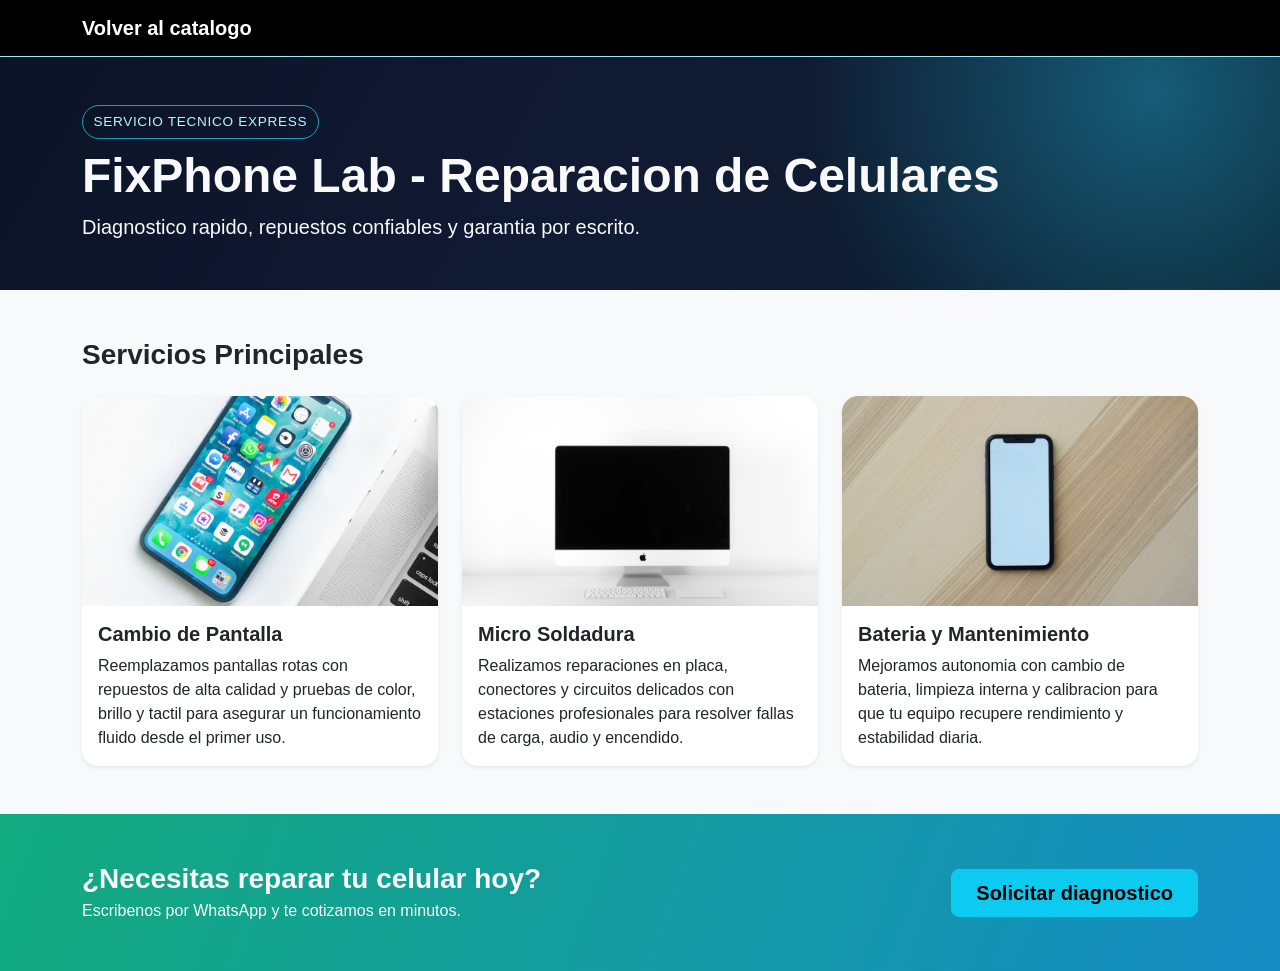
<file: 6/index.html>
<!doctype html>
<html lang="es">
  <head>
    <meta charset="UTF-8" />
    <meta name="viewport" content="width=device-width, initial-scale=1.0" />
    <title>FixPhone Lab</title>
    <link
      href="https://cdn.jsdelivr.net/npm/bootstrap@5.3.3/dist/css/bootstrap.min.css"
      rel="stylesheet"
    />
    <link rel="stylesheet" href="./assets/style.css" />
  </head>
  <body>
    <nav class="navbar navbar-expand-lg navbar-dark bg-black border-bottom border-info-subtle">
      <div class="container">
        <a class="navbar-brand fw-bold" href="../index.html">Volver al catalogo</a>
      </div>
    </nav>

    <header class="hero-tech py-5 text-light">
      <div class="container">
        <p class="hero-chip mb-2">Servicio Tecnico Express</p>
        <h1 class="display-5 fw-bold mb-2">FixPhone Lab - Reparacion de Celulares</h1>
        <p class="lead mb-0">Diagnostico rapido, repuestos confiables y garantia por escrito.</p>
      </div>
    </header>

    <main>
      <section class="py-5 bg-body-tertiary">
        <div class="container">
          <h2 class="h3 fw-bold mb-4">Servicios Principales</h2>
          <div class="row g-4">
            <div class="col-md-6 col-lg-4">
              <article class="card h-100 shadow-sm border-0 service-card">
                <img src="./images/servicio-1.jpg" class="card-img-top" alt="Cambio de pantalla de celular" />
                <div class="card-body">
                  <h3 class="h5 fw-bold">Cambio de Pantalla</h3>
                  <p class="mb-0">
                    Reemplazamos pantallas rotas con repuestos de alta calidad y pruebas de color,
                    brillo y tactil para asegurar un funcionamiento fluido desde el primer uso.
                  </p>
                </div>
              </article>
            </div>

            <div class="col-md-6 col-lg-4">
              <article class="card h-100 shadow-sm border-0 service-card service-card--alt">
                <img src="./images/servicio-2.jpg" class="card-img-top" alt="Reparacion de placa y componentes" />
                <div class="card-body">
                  <h3 class="h5 fw-bold">Micro Soldadura</h3>
                  <p class="mb-0">
                    Realizamos reparaciones en placa, conectores y circuitos delicados con estaciones
                    profesionales para resolver fallas de carga, audio y encendido.
                  </p>
                </div>
              </article>
            </div>

            <div class="col-md-6 col-lg-4">
              <article class="card h-100 shadow-sm border-0 service-card">
                <img src="./images/servicio-3.jpg" class="card-img-top" alt="Mantenimiento y cambio de bateria" />
                <div class="card-body">
                  <h3 class="h5 fw-bold">Bateria y Mantenimiento</h3>
                  <p class="mb-0">
                    Mejoramos autonomia con cambio de bateria, limpieza interna y calibracion para que
                    tu equipo recupere rendimiento y estabilidad diaria.
                  </p>
                </div>
              </article>
            </div>
          </div>
        </div>
      </section>

      <section class="py-5 cta-strip text-light">
        <div class="container d-flex flex-column flex-md-row align-items-md-center justify-content-between gap-3">
          <div>
            <h2 class="h3 fw-bold mb-1">¿Necesitas reparar tu celular hoy?</h2>
            <p class="mb-0">Escribenos por WhatsApp y te cotizamos en minutos.</p>
          </div>
          <a
            class="btn btn-info btn-lg fw-bold px-4"
            href="https://api.whatsapp.com/send?phone=0984263723&text=Hola,%20necesito%20reparar%20mi%20celular"
            target="_blank"
            rel="noopener noreferrer"
          >
            Solicitar diagnostico
          </a>
        </div>
      </section>
    </main>

    <script src="https://cdn.jsdelivr.net/npm/bootstrap@5.3.3/dist/js/bootstrap.bundle.min.js"></script>
    <script src="./assets/script.js"></script>
  </body>
</html>
</file>
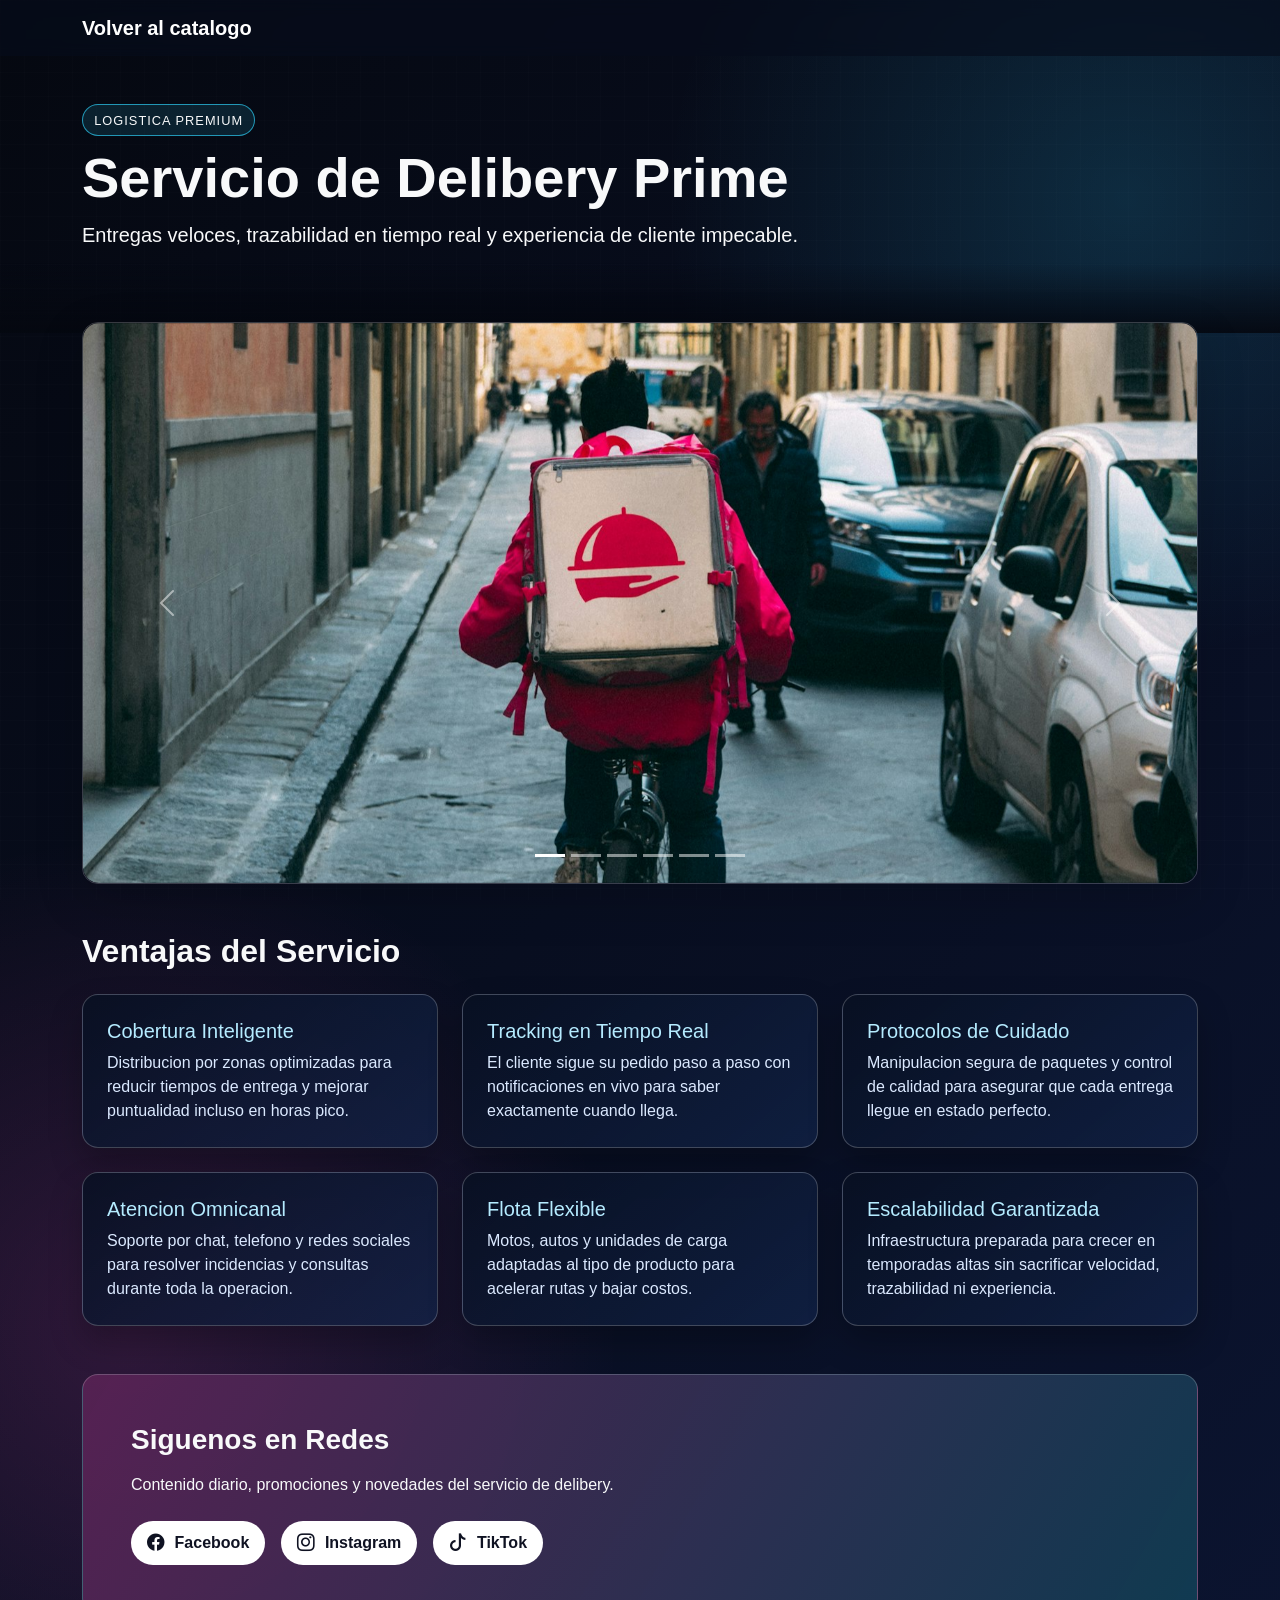
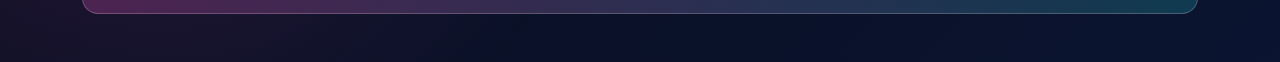
<file: 7/index.html>
<!doctype html>
<html lang="es">
  <head>
    <meta charset="UTF-8" />
    <meta name="viewport" content="width=device-width, initial-scale=1.0" />
    <title>Servicio de Delivery Prime</title>
    <link
      href="https://cdn.jsdelivr.net/npm/bootstrap@5.3.3/dist/css/bootstrap.min.css"
      rel="stylesheet"
    />
    <link
      rel="stylesheet"
      href="https://cdn.jsdelivr.net/npm/bootstrap-icons@1.11.3/font/bootstrap-icons.min.css"
    />
    <link rel="stylesheet" href="./assets/style.css" />
  </head>
  <body>
    <div class="bg-grid"></div>

    <nav class="navbar navbar-expand-lg navbar-dark nav-glass sticky-top">
      <div class="container">
        <a class="navbar-brand fw-bold" href="../index.html">Volver al catalogo</a>
      </div>
    </nav>

    <header class="hero-delivery py-5">
      <div class="container text-light">
        <p class="badge-tech mb-2">Logistica Premium</p>
        <h1 class="display-4 fw-bold mb-2">Servicio de Delibery Prime</h1>
        <p class="lead mb-0">
          Entregas veloces, trazabilidad en tiempo real y experiencia de cliente impecable.
        </p>
      </div>
    </header>

    <main class="pb-5">
      <section class="container mt-4">
        <div id="deliveryCarousel" class="carousel slide carousel-fade shadow-lg" data-bs-ride="carousel">
          <div class="carousel-indicators">
            <button type="button" data-bs-target="#deliveryCarousel" data-bs-slide-to="0" class="active"></button>
            <button type="button" data-bs-target="#deliveryCarousel" data-bs-slide-to="1"></button>
            <button type="button" data-bs-target="#deliveryCarousel" data-bs-slide-to="2"></button>
            <button type="button" data-bs-target="#deliveryCarousel" data-bs-slide-to="3"></button>
            <button type="button" data-bs-target="#deliveryCarousel" data-bs-slide-to="4"></button>
            <button type="button" data-bs-target="#deliveryCarousel" data-bs-slide-to="5"></button>
          </div>

          <div class="carousel-inner rounded-4 overflow-hidden">
            <div class="carousel-item active">
              <img src="./images/delivery-1.jpg" class="d-block w-100" alt="Repartidor en ruta urbana" />
            </div>
            <div class="carousel-item">
              <img src="./images/delivery-2.jpg" class="d-block w-100" alt="Paquetes listos para despacho" />
            </div>
            <div class="carousel-item">
              <img src="./images/delivery-3.jpg" class="d-block w-100" alt="Entrega de pedidos de alimentos" />
            </div>
            <div class="carousel-item">
              <img src="./images/delivery-4.jpg" class="d-block w-100" alt="Unidad de logistica y transporte" />
            </div>
            <div class="carousel-item">
              <img src="./images/delivery-5.jpg" class="d-block w-100" alt="Equipo operativo en centro de distribucion" />
            </div>
            <div class="carousel-item">
              <img src="./images/delivery-6.jpg" class="d-block w-100" alt="Seguimiento de entregas en app movil" />
            </div>
          </div>

          <button class="carousel-control-prev" type="button" data-bs-target="#deliveryCarousel" data-bs-slide="prev">
            <span class="carousel-control-prev-icon"></span>
            <span class="visually-hidden">Anterior</span>
          </button>
          <button class="carousel-control-next" type="button" data-bs-target="#deliveryCarousel" data-bs-slide="next">
            <span class="carousel-control-next-icon"></span>
            <span class="visually-hidden">Siguiente</span>
          </button>
        </div>
      </section>

      <section class="container mt-5">
        <h2 class="text-light fw-bold mb-4">Ventajas del Servicio</h2>
        <div class="row g-4">
          <div class="col-md-6 col-xl-4">
            <article class="adv-card p-4 h-100">
              <h3 class="h5">Cobertura Inteligente</h3>
              <p class="mb-0">Distribucion por zonas optimizadas para reducir tiempos de entrega y mejorar puntualidad incluso en horas pico.</p>
            </article>
          </div>
          <div class="col-md-6 col-xl-4">
            <article class="adv-card p-4 h-100">
              <h3 class="h5">Tracking en Tiempo Real</h3>
              <p class="mb-0">El cliente sigue su pedido paso a paso con notificaciones en vivo para saber exactamente cuando llega.</p>
            </article>
          </div>
          <div class="col-md-6 col-xl-4">
            <article class="adv-card p-4 h-100">
              <h3 class="h5">Protocolos de Cuidado</h3>
              <p class="mb-0">Manipulacion segura de paquetes y control de calidad para asegurar que cada entrega llegue en estado perfecto.</p>
            </article>
          </div>
          <div class="col-md-6 col-xl-4">
            <article class="adv-card p-4 h-100">
              <h3 class="h5">Atencion Omnicanal</h3>
              <p class="mb-0">Soporte por chat, telefono y redes sociales para resolver incidencias y consultas durante toda la operacion.</p>
            </article>
          </div>
          <div class="col-md-6 col-xl-4">
            <article class="adv-card p-4 h-100">
              <h3 class="h5">Flota Flexible</h3>
              <p class="mb-0">Motos, autos y unidades de carga adaptadas al tipo de producto para acelerar rutas y bajar costos.</p>
            </article>
          </div>
          <div class="col-md-6 col-xl-4">
            <article class="adv-card p-4 h-100">
              <h3 class="h5">Escalabilidad Garantizada</h3>
              <p class="mb-0">Infraestructura preparada para crecer en temporadas altas sin sacrificar velocidad, trazabilidad ni experiencia.</p>
            </article>
          </div>
        </div>
      </section>

      <section class="container mt-5">
        <div class="social-panel p-4 p-md-5 text-light">
          <h2 class="h3 fw-bold mb-3">Siguenos en Redes</h2>
          <p class="mb-4">Contenido diario, promociones y novedades del servicio de delibery.</p>
          <div class="d-flex flex-wrap gap-3">
            <a class="social-btn" href="https://www.facebook.com" target="_blank" rel="noopener noreferrer">
              <i class="bi bi-facebook"></i>
              Facebook
            </a>
            <a class="social-btn" href="https://www.instagram.com" target="_blank" rel="noopener noreferrer">
              <i class="bi bi-instagram"></i>
              Instagram
            </a>
            <a class="social-btn" href="https://www.tiktok.com" target="_blank" rel="noopener noreferrer">
              <i class="bi bi-tiktok"></i>
              TikTok
            </a>
          </div>
        </div>
      </section>
    </main>

    <script src="https://cdn.jsdelivr.net/npm/bootstrap@5.3.3/dist/js/bootstrap.bundle.min.js"></script>
    <script src="./assets/script.js"></script>
  </body>
</html>
</file>
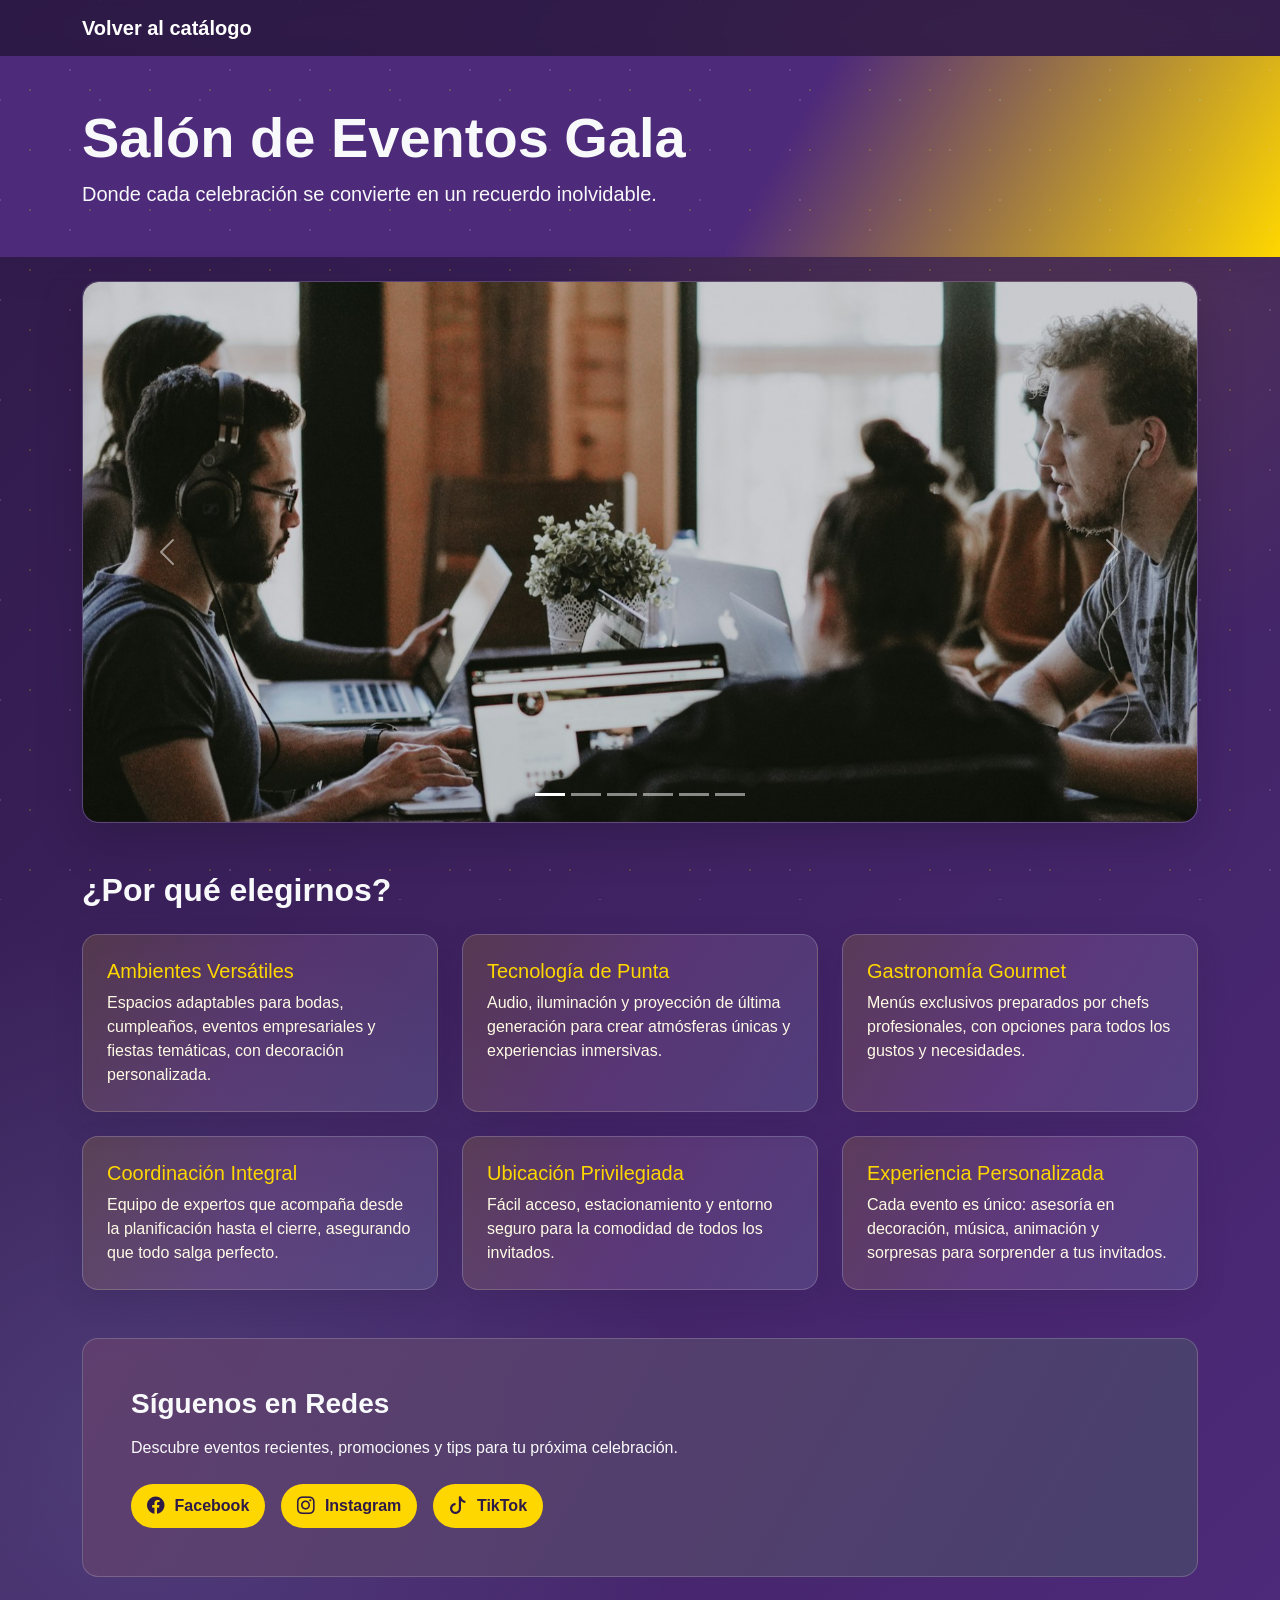
<file: 8/index.html>
<!doctype html>
<html lang="es">
  <head>
    <meta charset="UTF-8" />
    <meta name="viewport" content="width=device-width, initial-scale=1.0" />
    <title>Salón de Eventos Gala</title>
    <link href="https://cdn.jsdelivr.net/npm/bootstrap@5.3.3/dist/css/bootstrap.min.css" rel="stylesheet" />
    <link href="https://cdn.jsdelivr.net/npm/bootstrap-icons@1.11.3/font/bootstrap-icons.min.css" rel="stylesheet" />
    <link rel="stylesheet" href="./assets/style.css" />
  </head>
  <body>
    <div class="bg-lights"></div>
    <nav class="navbar navbar-expand-lg navbar-dark nav-glass sticky-top">
      <div class="container">
        <a class="navbar-brand fw-bold" href="../index.html">Volver al catálogo</a>
      </div>
    </nav>
    <header class="hero-eventos py-5 text-light">
      <div class="container">
        <h1 class="display-4 fw-bold mb-2">Salón de Eventos Gala</h1>
        <p class="lead mb-0">Donde cada celebración se convierte en un recuerdo inolvidable.</p>
      </div>
    </header>
    <main class="pb-5">
      <section class="container mt-4">
        <div id="eventosCarousel" class="carousel slide carousel-fade shadow-lg" data-bs-ride="carousel">
          <div class="carousel-indicators">
            <button type="button" data-bs-target="#eventosCarousel" data-bs-slide-to="0" class="active"></button>
            <button type="button" data-bs-target="#eventosCarousel" data-bs-slide-to="1"></button>
            <button type="button" data-bs-target="#eventosCarousel" data-bs-slide-to="2"></button>
            <button type="button" data-bs-target="#eventosCarousel" data-bs-slide-to="3"></button>
            <button type="button" data-bs-target="#eventosCarousel" data-bs-slide-to="4"></button>
            <button type="button" data-bs-target="#eventosCarousel" data-bs-slide-to="5"></button>
          </div>
          <div class="carousel-inner rounded-4 overflow-hidden">
            <div class="carousel-item active">
              <img src="./images/evento-1.jpg" class="d-block w-100" alt="Gente disfrutando en una fiesta" />
            </div>
            <div class="carousel-item">
              <img src="./images/evento-2.jpg" class="d-block w-100" alt="Grupo bailando en el evento" />
            </div>
            <div class="carousel-item">
              <img src="./images/evento-3.jpg" class="d-block w-100" alt="Comida gourmet servida en el evento" />
            </div>
            <div class="carousel-item">
              <img src="./images/evento-4.jpg" class="d-block w-100" alt="Brindis y celebración en el salón" />
            </div>
            <div class="carousel-item">
              <img src="./images/evento-5.jpg" class="d-block w-100" alt="Mesa de dulces y postres del evento" />
            </div>
            <div class="carousel-item">
              <img src="./images/evento-6.jpg" class="d-block w-100" alt="Salón decorado y listo para el evento" />
            </div>
          </div>
          <button class="carousel-control-prev" type="button" data-bs-target="#eventosCarousel" data-bs-slide="prev">
            <span class="carousel-control-prev-icon"></span>
            <span class="visually-hidden">Anterior</span>
          </button>
          <button class="carousel-control-next" type="button" data-bs-target="#eventosCarousel" data-bs-slide="next">
            <span class="carousel-control-next-icon"></span>
            <span class="visually-hidden">Siguiente</span>
          </button>
        </div>
      </section>
      <section class="container mt-5">
        <h2 class="text-light fw-bold mb-4">¿Por qué elegirnos?</h2>
        <div class="row g-4">
          <div class="col-md-6 col-xl-4">
            <article class="event-card p-4 h-100">
              <h3 class="h5">Ambientes Versátiles</h3>
              <p class="mb-0">Espacios adaptables para bodas, cumpleaños, eventos empresariales y fiestas temáticas, con decoración personalizada.</p>
            </article>
          </div>
          <div class="col-md-6 col-xl-4">
            <article class="event-card p-4 h-100">
              <h3 class="h5">Tecnología de Punta</h3>
              <p class="mb-0">Audio, iluminación y proyección de última generación para crear atmósferas únicas y experiencias inmersivas.</p>
            </article>
          </div>
          <div class="col-md-6 col-xl-4">
            <article class="event-card p-4 h-100">
              <h3 class="h5">Gastronomía Gourmet</h3>
              <p class="mb-0">Menús exclusivos preparados por chefs profesionales, con opciones para todos los gustos y necesidades.</p>
            </article>
          </div>
          <div class="col-md-6 col-xl-4">
            <article class="event-card p-4 h-100">
              <h3 class="h5">Coordinación Integral</h3>
              <p class="mb-0">Equipo de expertos que acompaña desde la planificación hasta el cierre, asegurando que todo salga perfecto.</p>
            </article>
          </div>
          <div class="col-md-6 col-xl-4">
            <article class="event-card p-4 h-100">
              <h3 class="h5">Ubicación Privilegiada</h3>
              <p class="mb-0">Fácil acceso, estacionamiento y entorno seguro para la comodidad de todos los invitados.</p>
            </article>
          </div>
          <div class="col-md-6 col-xl-4">
            <article class="event-card p-4 h-100">
              <h3 class="h5">Experiencia Personalizada</h3>
              <p class="mb-0">Cada evento es único: asesoría en decoración, música, animación y sorpresas para sorprender a tus invitados.</p>
            </article>
          </div>
        </div>
      </section>
      <section class="container mt-5">
        <div class="social-panel p-4 p-md-5 text-light">
          <h2 class="h3 fw-bold mb-3">Síguenos en Redes</h2>
          <p class="mb-4">Descubre eventos recientes, promociones y tips para tu próxima celebración.</p>
          <div class="d-flex flex-wrap gap-3">
            <a class="social-btn" href="https://www.facebook.com" target="_blank" rel="noopener noreferrer">
              <i class="bi bi-facebook"></i>
              Facebook
            </a>
            <a class="social-btn" href="https://www.instagram.com" target="_blank" rel="noopener noreferrer">
              <i class="bi bi-instagram"></i>
              Instagram
            </a>
            <a class="social-btn" href="https://www.tiktok.com" target="_blank" rel="noopener noreferrer">
              <i class="bi bi-tiktok"></i>
              TikTok
            </a>
          </div>
        </div>
      </section>
    </main>
    <script src="https://cdn.jsdelivr.net/npm/bootstrap@5.3.3/dist/js/bootstrap.bundle.min.js"></script>
    <script src="./assets/script.js"></script>
  </body>
</html>
</file>
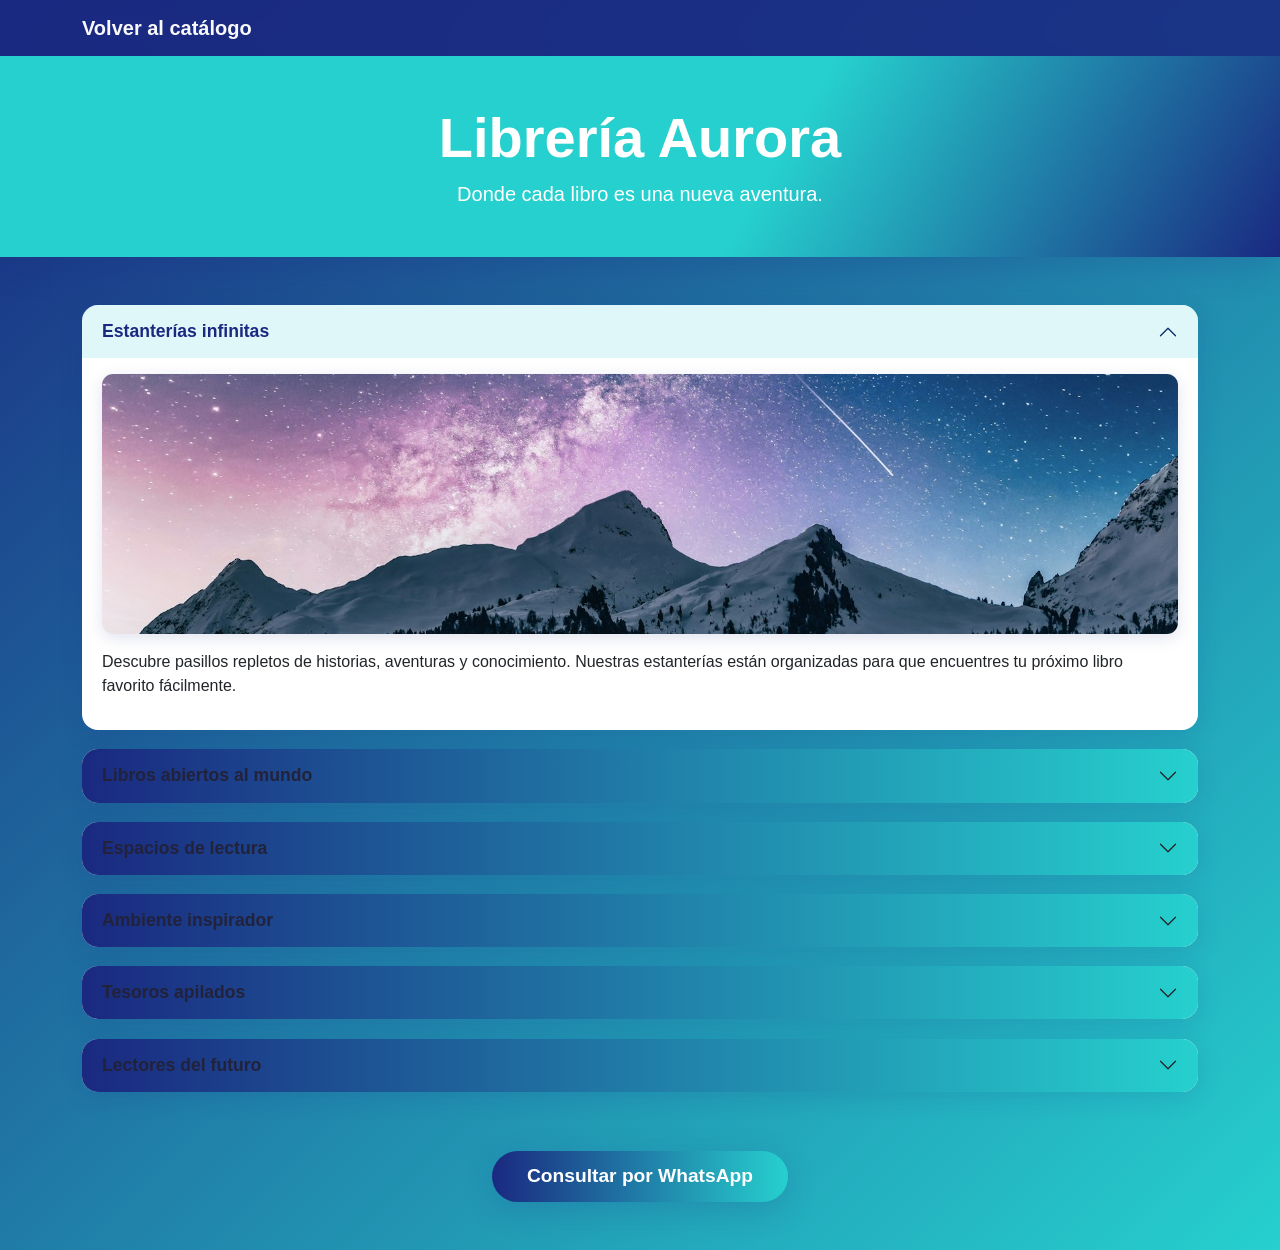
<file: 9/index.html>
<!doctype html>
<html lang="es">
  <head>
    <meta charset="UTF-8" />
    <meta name="viewport" content="width=device-width, initial-scale=1.0" />
    <title>Librería Aurora</title>
    <link href="https://cdn.jsdelivr.net/npm/bootstrap@5.3.3/dist/css/bootstrap.min.css" rel="stylesheet" />
    <link rel="stylesheet" href="./assets/style.css" />
  </head>
  <body>
    <nav class="navbar navbar-expand-lg navbar-lib sticky-top">
      <div class="container">
        <a class="navbar-brand fw-bold text-light" href="../index.html">Volver al catálogo</a>
      </div>
    </nav>
    <header class="hero-lib py-5 text-center">
      <div class="container">
        <h1 class="display-4 fw-bold mb-2">Librería Aurora</h1>
        <p class="lead mb-0">Donde cada libro es una nueva aventura.</p>
      </div>
    </header>
    <main class="container py-5">
      <div class="accordion accordion-lib" id="libAccordion">
        <div class="accordion-item">
          <h2 class="accordion-header" id="headingOne">
            <button class="accordion-button" type="button" data-bs-toggle="collapse" data-bs-target="#collapseOne" aria-expanded="true" aria-controls="collapseOne">
              Estanterías infinitas
            </button>
          </h2>
          <div id="collapseOne" class="accordion-collapse collapse show" aria-labelledby="headingOne" data-bs-parent="#libAccordion">
            <div class="accordion-body">
              <img src="./images/libro-1.jpg" alt="Estantería de libros en la librería" />
              <p>Descubre pasillos repletos de historias, aventuras y conocimiento. Nuestras estanterías están organizadas para que encuentres tu próximo libro favorito fácilmente.</p>
            </div>
          </div>
        </div>
        <div class="accordion-item">
          <h2 class="accordion-header" id="headingTwo">
            <button class="accordion-button collapsed" type="button" data-bs-toggle="collapse" data-bs-target="#collapseTwo" aria-expanded="false" aria-controls="collapseTwo">
              Libros abiertos al mundo
            </button>
          </h2>
          <div id="collapseTwo" class="accordion-collapse collapse" aria-labelledby="headingTwo" data-bs-parent="#libAccordion">
            <div class="accordion-body">
              <img src="./images/libro-2.jpg" alt="Libros abiertos mostrando sus páginas" />
              <p>Sumérgete en páginas que despiertan la imaginación y el aprendizaje. Cada libro es una puerta a nuevos universos y perspectivas.</p>
            </div>
          </div>
        </div>
        <div class="accordion-item">
          <h2 class="accordion-header" id="headingThree">
            <button class="accordion-button collapsed" type="button" data-bs-toggle="collapse" data-bs-target="#collapseThree" aria-expanded="false" aria-controls="collapseThree">
              Espacios de lectura
            </button>
          </h2>
          <div id="collapseThree" class="accordion-collapse collapse" aria-labelledby="headingThree" data-bs-parent="#libAccordion">
            <div class="accordion-body">
              <img src="./images/libro-3.jpg" alt="Persona leyendo en la librería" />
              <p>Disfruta de rincones cómodos y tranquilos para leer, estudiar o simplemente dejarte llevar por la magia de la literatura.</p>
            </div>
          </div>
        </div>
        <div class="accordion-item">
          <h2 class="accordion-header" id="headingFour">
            <button class="accordion-button collapsed" type="button" data-bs-toggle="collapse" data-bs-target="#collapseFour" aria-expanded="false" aria-controls="collapseFour">
              Ambiente inspirador
            </button>
          </h2>
          <div id="collapseFour" class="accordion-collapse collapse" aria-labelledby="headingFour" data-bs-parent="#libAccordion">
            <div class="accordion-body">
              <img src="./images/libro-4.jpg" alt="Ambiente acogedor de la librería" />
              <p>La luz natural, la decoración y el aroma a papel crean un entorno perfecto para dejarse inspirar y descubrir nuevas lecturas.</p>
            </div>
          </div>
        </div>
        <div class="accordion-item">
          <h2 class="accordion-header" id="headingFive">
            <button class="accordion-button collapsed" type="button" data-bs-toggle="collapse" data-bs-target="#collapseFive" aria-expanded="false" aria-controls="collapseFive">
              Tesoros apilados
            </button>
          </h2>
          <div id="collapseFive" class="accordion-collapse collapse" aria-labelledby="headingFive" data-bs-parent="#libAccordion">
            <div class="accordion-body">
              <img src="./images/libro-5.jpg" alt="Libros apilados en la librería" />
              <p>Desde clásicos hasta novedades, nuestra selección abarca todos los géneros y edades. Siempre hay algo nuevo por descubrir.</p>
            </div>
          </div>
        </div>
        <div class="accordion-item">
          <h2 class="accordion-header" id="headingSix">
            <button class="accordion-button collapsed" type="button" data-bs-toggle="collapse" data-bs-target="#collapseSix" aria-expanded="false" aria-controls="collapseSix">
              Lectores del futuro
            </button>
          </h2>
          <div id="collapseSix" class="accordion-collapse collapse" aria-labelledby="headingSix" data-bs-parent="#libAccordion">
            <div class="accordion-body">
              <img src="./images/libro-6.jpg" alt="Niños leyendo en la librería" />
              <p>Fomentamos la lectura desde pequeños con actividades, cuentacuentos y espacios dedicados a los más jóvenes lectores.</p>
            </div>
          </div>
        </div>
      </div>
      <div class="text-center">
        <a class="cta-lib" href="https://wa.me/5491112345678?text=Hola%20quiero%20consultar%20por%20un%20libro%20en%20Libreria%20Aurora" target="_blank" rel="noopener">Consultar por WhatsApp</a>
      </div>
    </main>
    <script src="https://cdn.jsdelivr.net/npm/bootstrap@5.3.3/dist/js/bootstrap.bundle.min.js"></script>
    <script src="./assets/script.js"></script>
  </body>
</html>
</file>
<file: assets/styles.css>
:root {
  --bg: #f4efe7;
  --card: #fffdf8;
  --text: #1f1a17;
  --muted: #5d534c;
  --primary: #c96c34;
  --primary-2: #8e3b2e;
  --shadow: 0 16px 36px rgba(58, 32, 15, 0.14);
}

* {
  box-sizing: border-box;
}

html,
body {
  margin: 0;
  padding: 0;
  font-family: "Space Grotesk", "Segoe UI", sans-serif;
  color: var(--text);
  background: radial-gradient(circle at 10% 10%, #fff 0, #f3ece2 40%, #efe3d3 100%);
}

.container {
  width: min(1100px, 92%);
  margin: 0 auto;
}

.hero {
  position: relative;
  min-height: 40vh;
  display: grid;
  place-items: center;
  overflow: hidden;
  background:
    linear-gradient(110deg, rgba(19, 16, 13, 0.78), rgba(19, 16, 13, 0.35)),
    url("https://images.unsplash.com/photo-1511920170033-f8396924c348?auto=format&fit=crop&w=1800&q=80")
      center/cover no-repeat;
}

.hero__overlay {
  position: absolute;
  inset: 0;
  background: linear-gradient(180deg, transparent 0%, rgba(0, 0, 0, 0.3) 100%);
}

.hero__content {
  position: relative;
  z-index: 1;
  text-align: center;
  color: #fff;
  padding: 2rem 0;
}

.hero h1 {
  margin: 0.3rem 0;
  font-size: clamp(1.8rem, 4vw, 3.2rem);
}

.hero p {
  margin: 0;
  color: #efefef;
}

.tag {
  margin: 0;
  letter-spacing: 0.12em;
  text-transform: uppercase;
  font-size: 0.8rem;
  color: #ffd8bf;
}

.value-proposition {
  margin: 2rem 0 2.8rem;
  padding: 2rem 1.6rem;
  border-radius: 24px;
  background: linear-gradient(135deg, rgba(201, 108, 52, 0.12), rgba(142, 59, 46, 0.08));
  border: 2px solid rgba(201, 108, 52, 0.3);
  box-shadow: 0 12px 36px rgba(201, 108, 52, 0.12);
  position: relative;
  overflow: hidden;
}

.value-proposition::before {
  content: "";
  position: absolute;
  inset: 0;
  background: 
    radial-gradient(circle at 12% 18%, rgba(201, 108, 52, 0.15), transparent 32%),
    radial-gradient(circle at 88% 14%, rgba(142, 59, 46, 0.12), transparent 34%);
  pointer-events: none;
}

.value-content {
  position: relative;
  z-index: 1;
}

.value-text {
  margin: 0;
  font-size: clamp(1.1rem, 3.2vw, 1.6rem);
  font-weight: 700;
  color: var(--text);
  line-height: 1.5;
  text-align: center;
  letter-spacing: 0.01em;
}

.toolbar {
  margin: 2.2rem 0 1.4rem;
}

.toolbar input {
  width: 100%;
  border: 2px solid #d9c7b8;
  border-radius: 14px;
  padding: 0.9rem 1rem;
  font-size: 1rem;
  background: #fff;
}

.toolbar input:focus {
  outline: none;
  border-color: var(--primary);
  box-shadow: 0 0 0 4px rgba(201, 108, 52, 0.2);
}

.section-title {
  margin: 2.8rem 0 1.8rem;
  text-align: center;
  font-size: clamp(1.6rem, 4.3vw, 2.8rem);
  font-weight: 700;
  letter-spacing: 0.02em;
  color: var(--text);
  position: relative;
  padding-top: 1.2rem;
}

.section-title::after {
  content: "";
  display: block;
  width: min(260px, 62%);
  height: 4px;
  margin: 0.75rem auto 0;
  border-radius: 999px;
  background: linear-gradient(90deg, var(--primary), var(--primary-2));
}

.section-title.mt-5 {
  margin-top: 5.2rem;
}

.catalog {
  display: grid;
  grid-template-columns: repeat(auto-fit, minmax(250px, 1fr));
  gap: 1.2rem;
  padding-bottom: 3rem;
}

.card {
  background: var(--card);
  border-radius: 18px;
  overflow: hidden;
  box-shadow: var(--shadow);
  display: grid;
  grid-template-rows: 180px 1fr;
  transform: translateY(20px);
  opacity: 0;
  animation: enter 0.6s ease forwards;
}

.card:nth-child(2) {
  animation-delay: 0.1s;
}

.card:nth-child(3) {
  animation-delay: 0.2s;
}

.card img {
  width: 100%;
  height: 100%;
  object-fit: cover;
}

.card__body {
  padding: 1rem;
  display: grid;
  gap: 0.65rem;
}

.card h2 {
  margin: 0;
}

.card p {
  margin: 0;
  color: var(--muted);
}

.btn {
  justify-self: start;
  text-decoration: none;
  color: #fff;
  background: linear-gradient(90deg, var(--primary), var(--primary-2));
  padding: 0.6rem 1rem;
  border-radius: 999px;
  font-weight: 700;
  transition: transform 0.2s ease, filter 0.2s ease;
}

.btn:hover {
  transform: translateY(-2px);
  filter: brightness(1.05);
}

.empty {
  margin: 1.4rem 0 2rem;
  text-align: center;
  color: var(--muted);
}

.final-cta {
  margin: 1.2rem 0 2rem;
  padding: 1.8rem 1.2rem;
  border-radius: 20px;
  text-align: center;
  background: linear-gradient(135deg, rgba(201, 108, 52, 0.14), rgba(142, 59, 46, 0.1));
  border: 2px solid rgba(201, 108, 52, 0.3);
  box-shadow: 0 14px 32px rgba(58, 32, 15, 0.12);
}

.final-cta h2 {
  margin: 0;
  font-size: clamp(1.3rem, 3.3vw, 2.2rem);
}

.final-cta p {
  margin: 0.65rem 0 1rem;
  color: var(--muted);
}

.final-cta .btn {
  justify-self: center;
}

@keyframes enter {
  to {
    opacity: 1;
    transform: translateY(0);
  }
}

@media (max-width: 640px) {
  .hero {
    min-height: 34vh;
  }

  .catalog {
    grid-template-columns: 1fr;
  }
}
</file>
<file: 1/assets/page.css>
:root {
  --bg: #f6f3ec;
  --surface: #ffffff;
  --text: #201b17;
  --muted: #685c53;
  --accent: #bc6a2f;
}

* {
  box-sizing: border-box;
}

body {
  margin: 0;
  font-family: "Space Grotesk", "Segoe UI", sans-serif;
  color: var(--text);
  background:
    radial-gradient(circle at 12% 8%, rgba(252, 237, 214, 0.75), transparent 34%),
    radial-gradient(circle at 88% 20%, rgba(223, 230, 214, 0.8), transparent 35%),
    var(--bg);
}

.page {
  width: min(960px, 92%);
  margin: 2rem auto 3rem;
}

.back {
  display: inline-block;
  text-decoration: none;
  color: var(--text);
  font-weight: 700;
  margin-bottom: 1rem;
}

.hero {
  background: var(--surface);
  border-radius: 20px;
  overflow: hidden;
  box-shadow: 0 14px 30px rgba(38, 29, 22, 0.12);
}

.hero img {
  width: 100%;
  height: min(48vw, 320px);
  object-fit: cover;
}

.content {
  padding: 1.2rem;
}

h1 {
  margin: 0;
  font-size: clamp(1.5rem, 4vw, 2.3rem);
}

p {
  color: var(--muted);
}

.grid {
  margin-top: 1rem;
  display: grid;
  grid-template-columns: repeat(auto-fit, minmax(190px, 1fr));
  gap: 0.8rem;
}

.item {
  background: #fdf7ef;
  border: 1px solid #ead6c3;
  border-radius: 12px;
  padding: 0.8rem;
}

.item strong {
  display: block;
  margin-bottom: 0.3rem;
}

.cta {
  display: inline-block;
  margin-top: 1rem;
  border: 0;
  border-radius: 12px;
  padding: 0.75rem 1rem;
  font-weight: 700;
  text-decoration: none;
  background: linear-gradient(90deg, #cf7f3e, #9a4e25);
  color: #fff;
  cursor: pointer;
}

.note {
  margin-top: 0.9rem;
  font-weight: 500;
}
</file>
<file: 10/assets/page.css>
:root {
  --bg: #eef3ff;
  --surface: #ffffff;
  --text: #17213d;
  --muted: #445073;
  --accent: #2e6bff;
}

* {
  box-sizing: border-box;
}

body {
  margin: 0;
  font-family: "Space Grotesk", "Segoe UI", sans-serif;
  color: var(--text);
  background:
    radial-gradient(circle at 14% 10%, rgba(140, 180, 255, 0.4), transparent 32%),
    radial-gradient(circle at 84% 18%, rgba(61, 121, 255, 0.2), transparent 36%),
    var(--bg);
}

.page {
  width: min(960px, 92%);
  margin: 2rem auto 3rem;
}

.back {
  display: inline-block;
  text-decoration: none;
  color: var(--text);
  font-weight: 700;
  margin-bottom: 1rem;
}

.hero {
  background: var(--surface);
  border-radius: 20px;
  overflow: hidden;
  box-shadow: 0 14px 30px rgba(22, 40, 87, 0.16);
}

.hero img {
  width: 100%;
  height: min(48vw, 320px);
  object-fit: cover;
}

.content {
  padding: 1.2rem;
}

h1 {
  margin: 0;
  font-size: clamp(1.5rem, 4vw, 2.3rem);
}

p {
  color: var(--muted);
}

.grid {
  margin-top: 1rem;
  display: grid;
  grid-template-columns: repeat(auto-fit, minmax(190px, 1fr));
  gap: 0.8rem;
}

.item {
  background: #f2f6ff;
  border: 1px solid #d7e3ff;
  border-radius: 12px;
  padding: 0.8rem;
}

.item strong {
  display: block;
  margin-bottom: 0.3rem;
}

.cta {
  display: inline-block;
  margin-top: 1rem;
  border: 0;
  border-radius: 12px;
  padding: 0.75rem 1rem;
  font-weight: 700;
  text-decoration: none;
  background: linear-gradient(90deg, #4a83ff, #244cd2);
  color: #fff;
  cursor: pointer;
}
</file>
<file: 11/assets/page.css>
:root {
  --bg: #f4f3ef;
  --surface: #ffffff;
  --text: #221f1b;
  --muted: #5f564b;
  --accent: #8b6a3a;
}

* {
  box-sizing: border-box;
}

body {
  margin: 0;
  font-family: "Space Grotesk", "Segoe UI", sans-serif;
  color: var(--text);
  background:
    radial-gradient(circle at 16% 8%, rgba(226, 214, 191, 0.5), transparent 35%),
    radial-gradient(circle at 88% 14%, rgba(169, 146, 110, 0.25), transparent 36%),
    var(--bg);
}

.page {
  width: min(960px, 92%);
  margin: 2rem auto 3rem;
}

.back {
  display: inline-block;
  text-decoration: none;
  color: var(--text);
  font-weight: 700;
  margin-bottom: 1rem;
}

.hero {
  background: var(--surface);
  border-radius: 20px;
  overflow: hidden;
  box-shadow: 0 14px 30px rgba(64, 48, 28, 0.14);
}

.hero img {
  width: 100%;
  height: min(48vw, 320px);
  object-fit: cover;
}

.content {
  padding: 1.2rem;
}

h1 {
  margin: 0;
  font-size: clamp(1.5rem, 4vw, 2.3rem);
}

p {
  color: var(--muted);
}

.grid {
  margin-top: 1rem;
  display: grid;
  grid-template-columns: repeat(auto-fit, minmax(190px, 1fr));
  gap: 0.8rem;
}

.item {
  background: #f8f3ea;
  border: 1px solid #e2d4bc;
  border-radius: 12px;
  padding: 0.8rem;
}

.item strong {
  display: block;
  margin-bottom: 0.3rem;
}

.cta {
  display: inline-block;
  margin-top: 1rem;
  border: 0;
  border-radius: 12px;
  padding: 0.75rem 1rem;
  font-weight: 700;
  text-decoration: none;
  background: linear-gradient(90deg, #9d7a42, #6f532b);
  color: #fff;
  cursor: pointer;
}
</file>
<file: 12/assets/page.css>
:root {
  --bg: #edf9f3;
  --surface: #ffffff;
  --text: #173026;
  --muted: #426757;
  --accent: #2e9d71;
}

* {
  box-sizing: border-box;
}

body {
  margin: 0;
  font-family: "Space Grotesk", "Segoe UI", sans-serif;
  color: var(--text);
  background:
    radial-gradient(circle at 10% 12%, rgba(115, 214, 170, 0.45), transparent 33%),
    radial-gradient(circle at 86% 18%, rgba(66, 165, 125, 0.22), transparent 36%),
    var(--bg);
}

.page {
  width: min(960px, 92%);
  margin: 2rem auto 3rem;
}

.back {
  display: inline-block;
  text-decoration: none;
  color: var(--text);
  font-weight: 700;
  margin-bottom: 1rem;
}

.hero {
  background: var(--surface);
  border-radius: 20px;
  overflow: hidden;
  box-shadow: 0 14px 30px rgba(19, 83, 60, 0.15);
}

.hero img {
  width: 100%;
  height: min(48vw, 320px);
  object-fit: cover;
}

.content {
  padding: 1.2rem;
}

h1 {
  margin: 0;
  font-size: clamp(1.5rem, 4vw, 2.3rem);
}

p {
  color: var(--muted);
}

.grid {
  margin-top: 1rem;
  display: grid;
  grid-template-columns: repeat(auto-fit, minmax(190px, 1fr));
  gap: 0.8rem;
}

.item {
  background: #f0fbf5;
  border: 1px solid #cdeede;
  border-radius: 12px;
  padding: 0.8rem;
}

.item strong {
  display: block;
  margin-bottom: 0.3rem;
}

.cta {
  display: inline-block;
  margin-top: 1rem;
  border: 0;
  border-radius: 12px;
  padding: 0.75rem 1rem;
  font-weight: 700;
  text-decoration: none;
  background: linear-gradient(90deg, #33b581, #1f7d5a);
  color: #fff;
  cursor: pointer;
}
</file>
<file: 2/assets/page.css>
:root {
  --bg: #f6f3ec;
  --surface: #ffffff;
  --text: #201b17;
  --muted: #685c53;
  --accent: #bc6a2f;
}

* {
  box-sizing: border-box;
}

body {
  margin: 0;
  font-family: "Space Grotesk", "Segoe UI", sans-serif;
  color: var(--text);
  background:
    radial-gradient(circle at 12% 8%, rgba(252, 237, 214, 0.75), transparent 34%),
    radial-gradient(circle at 88% 20%, rgba(223, 230, 214, 0.8), transparent 35%),
    var(--bg);
}

.page {
  width: min(960px, 92%);
  margin: 2rem auto 3rem;
}

.back {
  display: inline-block;
  text-decoration: none;
  color: var(--text);
  font-weight: 700;
  margin-bottom: 1rem;
}

.hero {
  background: var(--surface);
  border-radius: 20px;
  overflow: hidden;
  box-shadow: 0 14px 30px rgba(38, 29, 22, 0.12);
}

.hero img {
  width: 100%;
  height: min(48vw, 320px);
  object-fit: cover;
}

.content {
  padding: 1.2rem;
}

h1 {
  margin: 0;
  font-size: clamp(1.5rem, 4vw, 2.3rem);
}

p {
  color: var(--muted);
}

.grid {
  margin-top: 1rem;
  display: grid;
  grid-template-columns: repeat(auto-fit, minmax(190px, 1fr));
  gap: 0.8rem;
}

.item {
  background: #fdf7ef;
  border: 1px solid #ead6c3;
  border-radius: 12px;
  padding: 0.8rem;
}

.item strong {
  display: block;
  margin-bottom: 0.3rem;
}

.cta {
  display: inline-block;
  margin-top: 1rem;
  border: 0;
  border-radius: 12px;
  padding: 0.75rem 1rem;
  font-weight: 700;
  text-decoration: none;
  background: linear-gradient(90deg, #cf7f3e, #9a4e25);
  color: #fff;
  cursor: pointer;
}

.note {
  margin-top: 0.9rem;
  font-weight: 500;
}
</file>
<file: 3/assets/page.css>
:root {
  --bg: #f6f3ec;
  --surface: #ffffff;
  --text: #201b17;
  --muted: #685c53;
  --accent: #bc6a2f;
}

* {
  box-sizing: border-box;
}

body {
  margin: 0;
  font-family: "Space Grotesk", "Segoe UI", sans-serif;
  color: var(--text);
  background:
    radial-gradient(circle at 12% 8%, rgba(252, 237, 214, 0.75), transparent 34%),
    radial-gradient(circle at 88% 20%, rgba(223, 230, 214, 0.8), transparent 35%),
    var(--bg);
}

.page {
  width: min(960px, 92%);
  margin: 2rem auto 3rem;
}

.back {
  display: inline-block;
  text-decoration: none;
  color: var(--text);
  font-weight: 700;
  margin-bottom: 1rem;
}

.hero {
  background: var(--surface);
  border-radius: 20px;
  overflow: hidden;
  box-shadow: 0 14px 30px rgba(38, 29, 22, 0.12);
}

.hero img {
  width: 100%;
  height: min(48vw, 320px);
  object-fit: cover;
}

.content {
  padding: 1.2rem;
}

h1 {
  margin: 0;
  font-size: clamp(1.5rem, 4vw, 2.3rem);
}

p {
  color: var(--muted);
}

.grid {
  margin-top: 1rem;
  display: grid;
  grid-template-columns: repeat(auto-fit, minmax(190px, 1fr));
  gap: 0.8rem;
}

.item {
  background: #fdf7ef;
  border: 1px solid #ead6c3;
  border-radius: 12px;
  padding: 0.8rem;
}

.item strong {
  display: block;
  margin-bottom: 0.3rem;
}

.cta {
  display: inline-block;
  margin-top: 1rem;
  border: 0;
  border-radius: 12px;
  padding: 0.75rem 1rem;
  font-weight: 700;
  text-decoration: none;
  background: linear-gradient(90deg, #cf7f3e, #9a4e25);
  color: #fff;
  cursor: pointer;
}

.note {
  margin-top: 0.9rem;
  font-weight: 500;
}
</file>
<file: 4/assets/style.css>
:root {
  --primary: #0d6efd;
  --secondary: #6c757d;
  --success: #198754;
}

body {
  font-family: "Segoe UI", Tahoma, Geneva, Verdana, sans-serif;
  line-height: 1.6;
}

.card {
  transition: transform 0.3s ease, box-shadow 0.3s ease;
}

.card:hover {
  transform: translateY(-5px);
  box-shadow: 0 10px 30px rgba(0, 0, 0, 0.15) !important;
}

.card-img-top {
  height: 200px;
  object-fit: cover;
}

.style-badge {
  background: linear-gradient(135deg, #667eea 0%, #764ba2 100%);
  color: white;
  padding: 1.5rem;
  border-radius: 10px;
  text-align: center;
  height: 100%;
  display: flex;
  flex-direction: column;
  justify-content: center;
  align-items: center;
  transition: transform 0.3s ease;
}

.style-badge:hover {
  transform: scale(1.05);
}

.badge-icon {
  font-size: 2rem;
  font-weight: bold;
  margin-bottom: 0.5rem;
}

.style-badge h6 {
  margin: 0;
  font-size: 0.95rem;
  font-weight: 600;
}

.navbar-brand:hover {
  opacity: 0.8;
}

header {
  background: linear-gradient(135deg, #667eea 0%, #764ba2 100%);
}

section.bg-primary {
  background: linear-gradient(135deg, #667eea 0%, #764ba2 100%) !important;
}

.btn-light:hover {
  background-color: #f8f9fa !important;
  transform: translateY(-2px);
}
</file>
<file: 5/assets/style.css>
:root {
  --primary: #198754;
  --secondary: #6c757d;
}

body {
  font-family: "Segoe UI", Tahoma, Geneva, Verdana, sans-serif;
  line-height: 1.6;
}

.card {
  transition: transform 0.3s ease, box-shadow 0.3s ease;
}

.card:hover {
  transform: translateY(-5px);
  box-shadow: 0 10px 30px rgba(0, 0, 0, 0.15) !important;
}

.card-img-top {
  height: 200px;
  object-fit: cover;
}

.product-badge {
  background: linear-gradient(135deg, #28a745 0%, #20c997 100%);
  color: white;
  padding: 1.5rem;
  border-radius: 10px;
  text-align: center;
  height: 100%;
  display: flex;
  flex-direction: column;
  justify-content: center;
  align-items: center;
  transition: transform 0.3s ease;
}

.product-badge:hover {
  transform: scale(1.05);
}

.badge-icon {
  font-size: 2.5rem;
  margin-bottom: 0.5rem;
}

.product-badge h6 {
  margin: 0;
  font-size: 0.95rem;
  font-weight: 600;
}

.navbar-brand:hover {
  opacity: 0.8;
}

header {
  background: linear-gradient(135deg, #28a745 0%, #20c997 100%);
}

section.bg-success {
  background: linear-gradient(135deg, #28a745 0%, #20c997 100%) !important;
}

.btn-light:hover {
  background-color: #f8f9fa !important;
  transform: translateY(-2px);
}
</file>
<file: 6/assets/style.css>
:root {
  --tech-bg: #070b14;
  --tech-primary: #29d3ff;
  --tech-secondary: #12b886;
  --tech-surface: #ffffff;
}

body {
  font-family: "Segoe UI", Tahoma, Geneva, Verdana, sans-serif;
  background: #f3f7fb;
}

.hero-tech {
  background:
    radial-gradient(circle at 90% 15%, rgba(41, 211, 255, 0.35), transparent 30%),
    linear-gradient(120deg, #0b1326, #111a33 45%, #0a1d2c);
}

.hero-chip {
  display: inline-block;
  padding: 0.35rem 0.65rem;
  border: 1px solid rgba(41, 211, 255, 0.7);
  border-radius: 999px;
  color: #b8f4ff;
  font-size: 0.85rem;
  letter-spacing: 0.05em;
  text-transform: uppercase;
}

.service-card {
  border-radius: 1rem;
  overflow: hidden;
  transition: transform 0.22s ease, box-shadow 0.22s ease;
}

.service-card:hover {
  transform: translateY(-6px);
  box-shadow: 0 14px 24px rgba(16, 27, 48, 0.2) !important;
}

.service-card--alt {
  border: 2px solid rgba(18, 184, 134, 0.22);
}

.card-img-top {
  height: 210px;
  object-fit: cover;
}

.cta-strip {
  background:
    linear-gradient(110deg, rgba(18, 184, 134, 0.92), rgba(23, 146, 206, 0.95)),
    var(--tech-bg);
}
</file>
<file: 7/assets/style.css>
:root {
  --bg: #050810;
  --bg2: #0b1430;
  --text: #ebf3ff;
  --cyan: #31d7ff;
  --pink: #ff4cc2;
}

* {
  box-sizing: border-box;
}

body {
  margin: 0;
  font-family: "Segoe UI", Tahoma, Geneva, Verdana, sans-serif;
  color: var(--text);
  background:
    radial-gradient(circle at 88% 12%, rgba(49, 215, 255, 0.15), transparent 25%),
    radial-gradient(circle at 10% 80%, rgba(255, 76, 194, 0.16), transparent 28%),
    linear-gradient(135deg, var(--bg), var(--bg2));
  min-height: 100vh;
}

.bg-grid {
  position: fixed;
  inset: 0;
  pointer-events: none;
  opacity: 0.25;
  background-image:
    linear-gradient(rgba(255, 255, 255, 0.05) 1px, transparent 1px),
    linear-gradient(90deg, rgba(255, 255, 255, 0.05) 1px, transparent 1px);
  background-size: 24px 24px;
}

.nav-glass {
  background: rgba(7, 13, 28, 0.65);
  backdrop-filter: blur(8px);
}

.hero-delivery {
  position: relative;
}

.hero-delivery::after {
  content: "";
  position: absolute;
  inset: auto 0 -35px 0;
  height: 70px;
  background: linear-gradient(180deg, rgba(0, 0, 0, 0), rgba(5, 8, 16, 0.9));
}

.badge-tech {
  display: inline-block;
  text-transform: uppercase;
  letter-spacing: 0.08em;
  font-size: 0.8rem;
  padding: 0.35rem 0.7rem;
  border: 1px solid rgba(49, 215, 255, 0.65);
  border-radius: 999px;
  background: rgba(49, 215, 255, 0.12);
}

.carousel {
  border-radius: 1rem;
  overflow: hidden;
  border: 1px solid rgba(255, 255, 255, 0.2);
}

.carousel img {
  height: min(62vw, 560px);
  object-fit: cover;
}

.adv-card {
  border: 1px solid rgba(255, 255, 255, 0.22);
  border-radius: 1rem;
  background: linear-gradient(140deg, rgba(8, 16, 34, 0.86), rgba(19, 38, 77, 0.66));
  box-shadow: 0 16px 32px rgba(0, 0, 0, 0.25);
  transition: transform 0.25s ease, border-color 0.25s ease;
}

.adv-card h3 {
  color: #b5ebff;
}

.adv-card p {
  color: #dbe9ff;
}

.adv-card:hover {
  transform: translateY(-8px) scale(1.01);
  border-color: rgba(49, 215, 255, 0.65);
}

.social-panel {
  border-radius: 1rem;
  background:
    linear-gradient(120deg, rgba(255, 76, 194, 0.3), rgba(49, 215, 255, 0.22)),
    rgba(7, 14, 30, 0.84);
  border: 1px solid rgba(255, 255, 255, 0.2);
}

.social-btn {
  display: inline-flex;
  align-items: center;
  gap: 0.6rem;
  text-decoration: none;
  color: #0f1222;
  background: #ffffff;
  border-radius: 999px;
  padding: 0.55rem 1rem;
  font-weight: 700;
  transition: transform 0.2s ease, box-shadow 0.2s ease;
}

.social-btn i {
  font-size: 1.1rem;
}

.social-btn:hover {
  transform: translateY(-3px);
  box-shadow: 0 12px 24px rgba(0, 0, 0, 0.25);
}

@media (max-width: 768px) {
  .carousel img {
    height: 250px;
  }
}
</file>
<file: 8/assets/style.css>
:root {
  --event-bg: #2e1a47;
  --event-bg2: #4e2a7a;
  --event-gold: #ffd700;
  --event-pink: #ffb6e6;
  --event-blue: #aee9ff;
}

body {
  background:
    radial-gradient(circle at 80% 10%, rgba(255, 214, 0, 0.12), transparent 30%),
    radial-gradient(circle at 10% 90%, rgba(174, 233, 255, 0.13), transparent 30%),
    linear-gradient(135deg, var(--event-bg), var(--event-bg2));
  color: #fff;
  font-family: "Segoe UI", Tahoma, Geneva, Verdana, sans-serif;
}

.bg-lights {
  position: fixed;
  inset: 0;
  pointer-events: none;
  opacity: 0.18;
  background-image:
    radial-gradient(circle, var(--event-gold) 1.5px, transparent 1.5px),
    radial-gradient(circle, var(--event-pink) 1.5px, transparent 1.5px),
    radial-gradient(circle, var(--event-blue) 1.5px, transparent 1.5px);
  background-size: 60px 60px, 80px 80px, 100px 100px;
  background-position: 0 0, 30px 30px, 50px 50px;
}

.nav-glass {
  background: rgba(46, 26, 71, 0.7);
  backdrop-filter: blur(8px);
}

.hero-eventos {
  background: linear-gradient(120deg, #4e2a7a 60%, #ffd700 100%);
  box-shadow: 0 8px 32px rgba(46, 26, 71, 0.18);
}

.carousel {
  border-radius: 1rem;
  overflow: hidden;
  border: 1px solid rgba(255, 255, 255, 0.18);
}

.carousel img {
  height: min(62vw, 540px);
  object-fit: cover;
}

.event-card {
  border-radius: 1rem;
  background: linear-gradient(120deg, rgba(255, 214, 0, 0.13), rgba(255, 182, 230, 0.13), rgba(174, 233, 255, 0.13));
  border: 1.5px solid rgba(255, 255, 255, 0.18);
  box-shadow: 0 10px 28px rgba(46, 26, 71, 0.18);
  transition: transform 0.22s, box-shadow 0.22s;
}

.event-card:hover {
  transform: translateY(-7px) scale(1.03);
  box-shadow: 0 18px 38px rgba(255, 214, 0, 0.13);
  border-color: var(--event-gold);
}

.event-card h3 {
  color: var(--event-gold);
}

.event-card p {
  color: #fffbe6;
}

.social-panel {
  border-radius: 1rem;
  background:
    linear-gradient(120deg, rgba(255, 182, 230, 0.22), rgba(174, 233, 255, 0.18)),
    rgba(46, 26, 71, 0.84);
  border: 1px solid rgba(255, 255, 255, 0.18);
}

.social-btn {
  display: inline-flex;
  align-items: center;
  gap: 0.6rem;
  text-decoration: none;
  color: #2e1a47;
  background: #ffd700;
  border-radius: 999px;
  padding: 0.55rem 1rem;
  font-weight: 700;
  transition: transform 0.2s, box-shadow 0.2s;
}

.social-btn i {
  font-size: 1.1rem;
}

.social-btn:hover {
  transform: translateY(-3px);
  box-shadow: 0 12px 24px rgba(255, 214, 0, 0.18);
}

@media (max-width: 768px) {
  .carousel img {
    height: 220px;
  }
}
</file>
<file: 9/assets/style.css>
:root {
  --lib-theme1: #1a2980;
  --lib-theme2: #26d0ce;
  --lib-accent: #ffd700;
  --lib-bg: #f7f7f7;
  --lib-dark: #22223b;
}
body {
  background: linear-gradient(135deg, var(--lib-theme1) 0%, var(--lib-theme2) 100%);
  min-height: 100vh;
  font-family: 'Segoe UI', Tahoma, Geneva, Verdana, sans-serif;
  color: var(--lib-dark);
}
.navbar-lib {
  background: rgba(26, 41, 128, 0.85);
  backdrop-filter: blur(8px);
}
.hero-lib {
  background: linear-gradient(120deg, var(--lib-theme2) 60%, var(--lib-theme1) 100%);
  color: #fff;
  box-shadow: 0 8px 32px rgba(26, 41, 128, 0.18);
}
.accordion-lib .accordion-item {
  background: #fff;
  border-radius: 1rem;
  margin-bottom: 1.2rem;
  box-shadow: 0 6px 24px rgba(26, 41, 128, 0.13);
  border: none;
  overflow: hidden;
}
.accordion-lib .accordion-header {
  background: linear-gradient(90deg, var(--lib-theme1) 0%, var(--lib-theme2) 100%);
  color: #fff;
  font-weight: 700;
  font-size: 1.1rem;
}
.accordion-lib .accordion-button {
  background: transparent;
  color: var(--lib-dark);
  font-weight: 600;
  font-size: 1.1rem;
  border: none;
  box-shadow: none;
}
.accordion-lib .accordion-button:not(.collapsed) {
  color: var(--lib-theme1);
  background: #e0f7fa;
}
.accordion-lib img {
  width: 100%;
  max-height: 260px;
  object-fit: cover;
  border-radius: 0.7rem;
  margin-bottom: 1rem;
  box-shadow: 0 4px 16px rgba(26, 41, 128, 0.13);
}
.cta-lib {
  display: inline-block;
  background: linear-gradient(90deg, var(--lib-theme1), var(--lib-theme2));
  color: #fff;
  font-weight: 700;
  border-radius: 999px;
  padding: 0.7rem 2.2rem;
  font-size: 1.2rem;
  text-decoration: none;
  margin-top: 2.5rem;
  box-shadow: 0 8px 32px rgba(26, 41, 128, 0.18);
  transition: background 0.2s, transform 0.2s;
}
.cta-lib:hover {
  background: linear-gradient(90deg, var(--lib-theme2), var(--lib-theme1));
  transform: translateY(-3px) scale(1.04);
}
</file>
